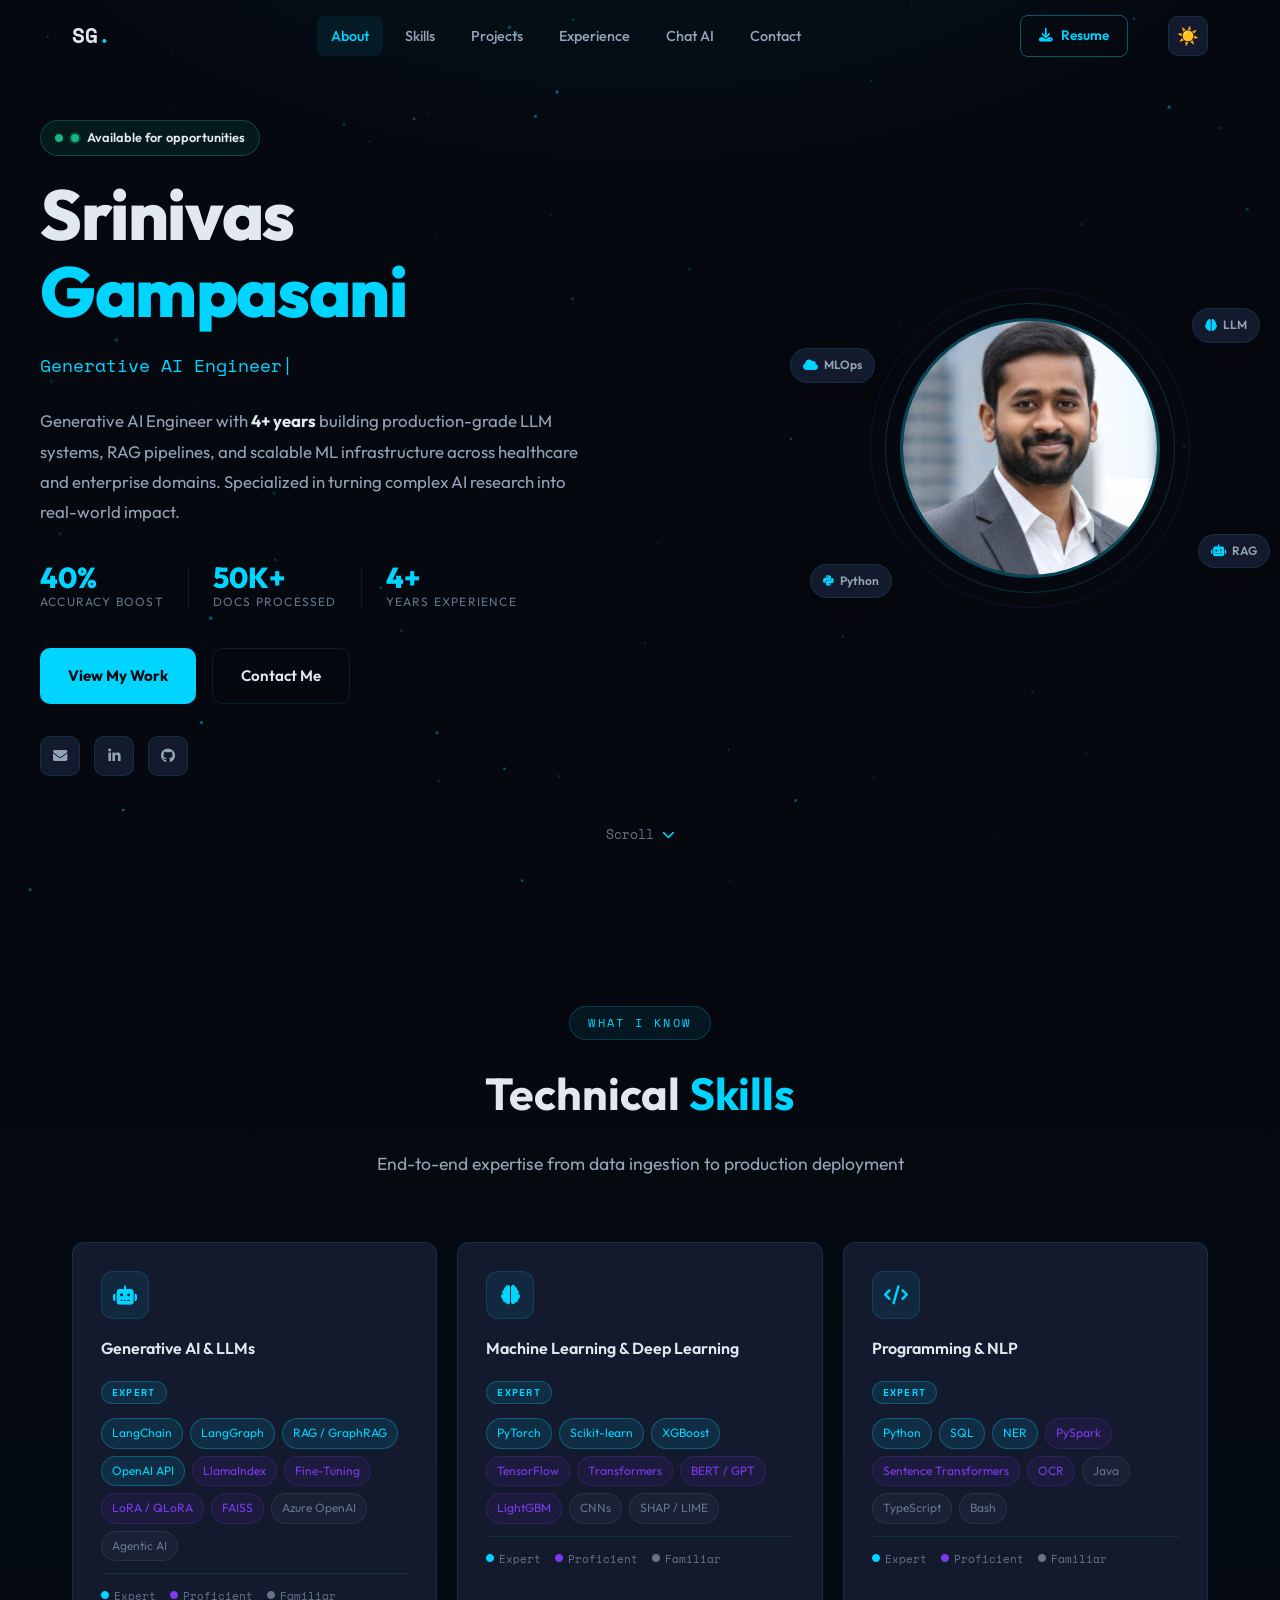
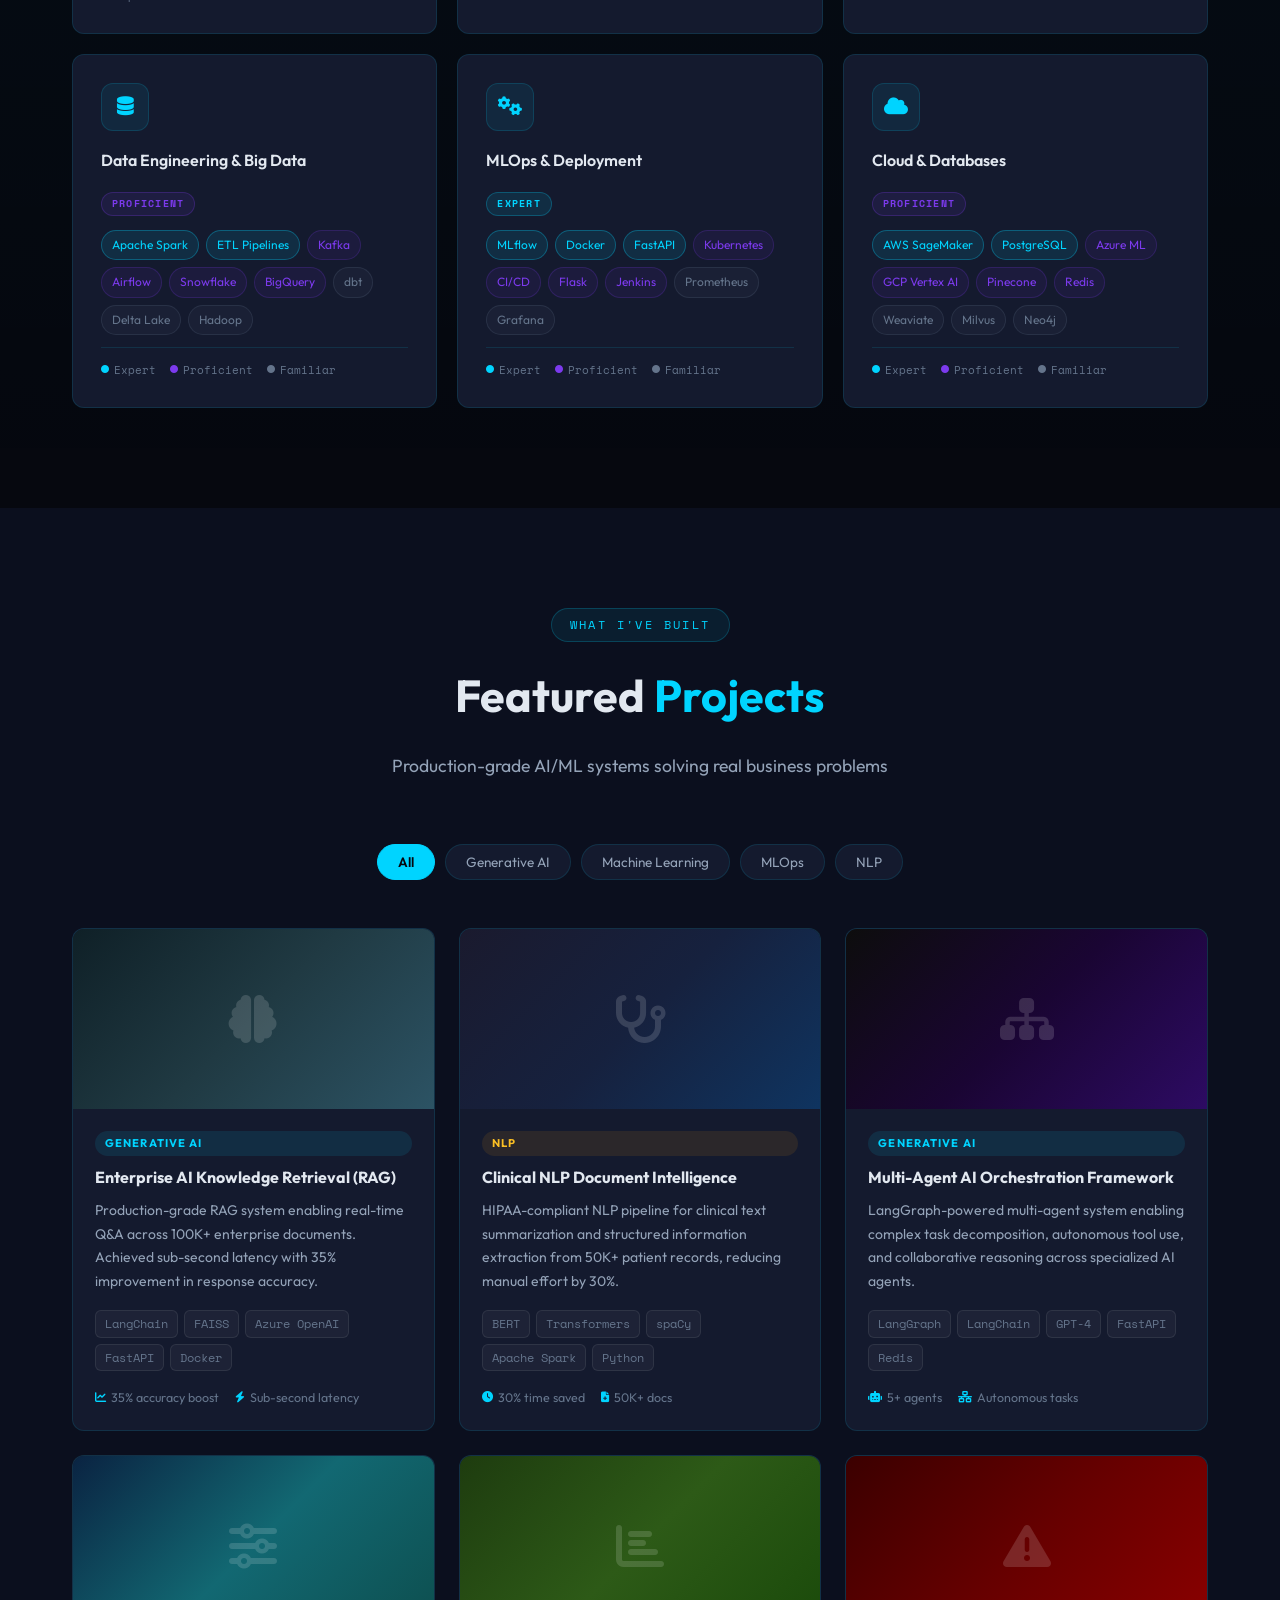
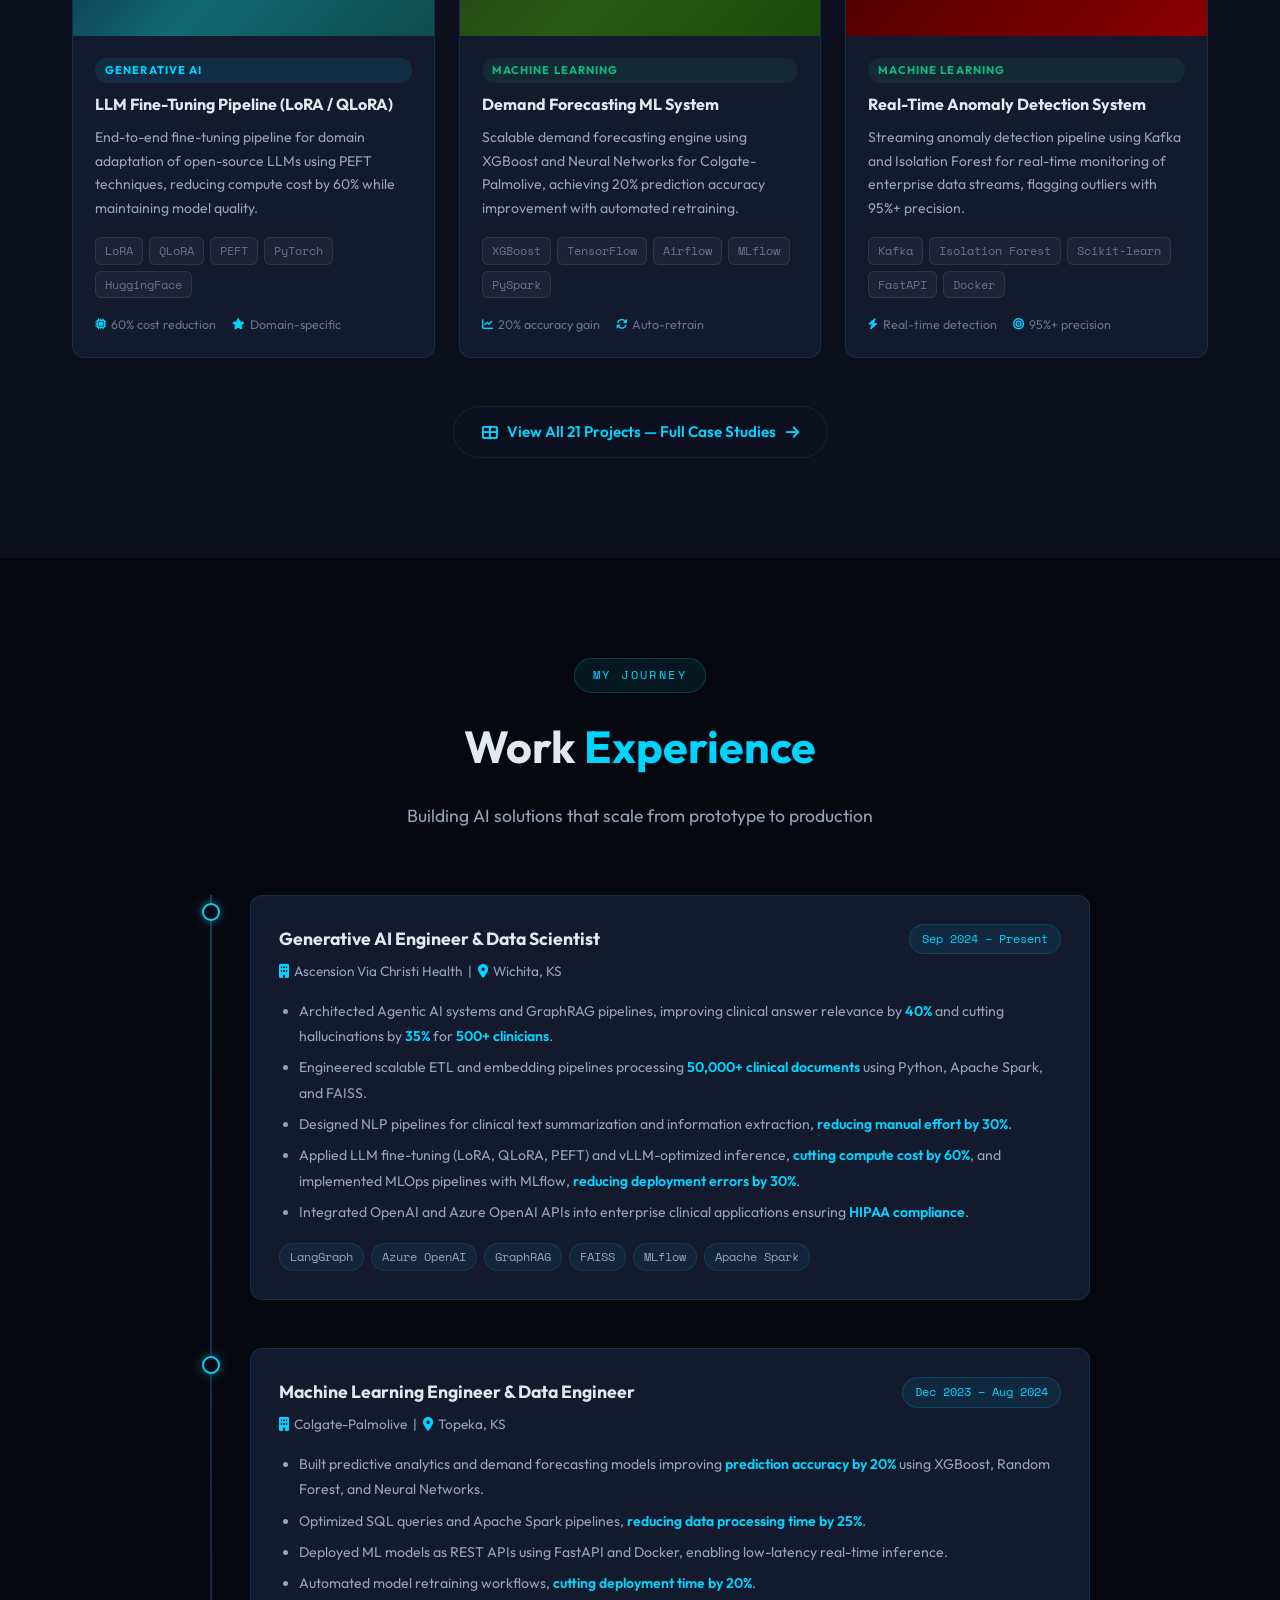
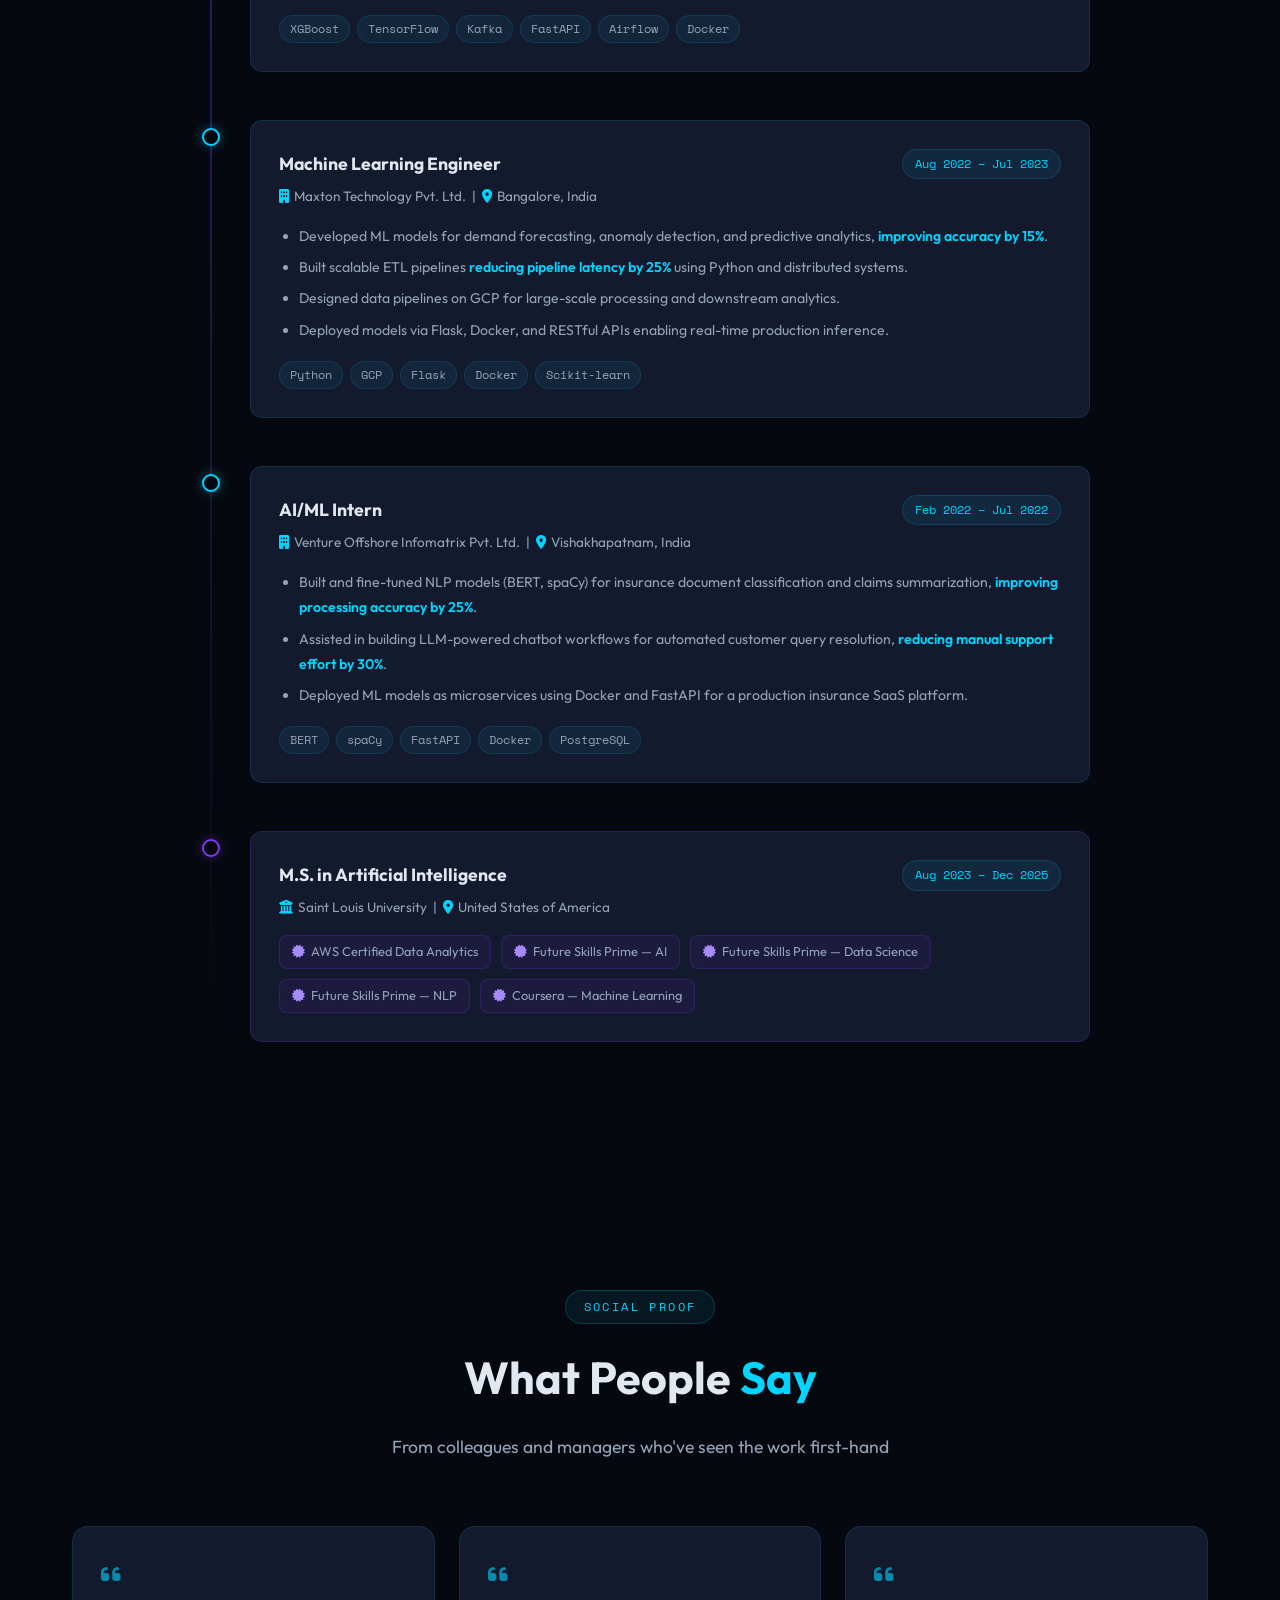
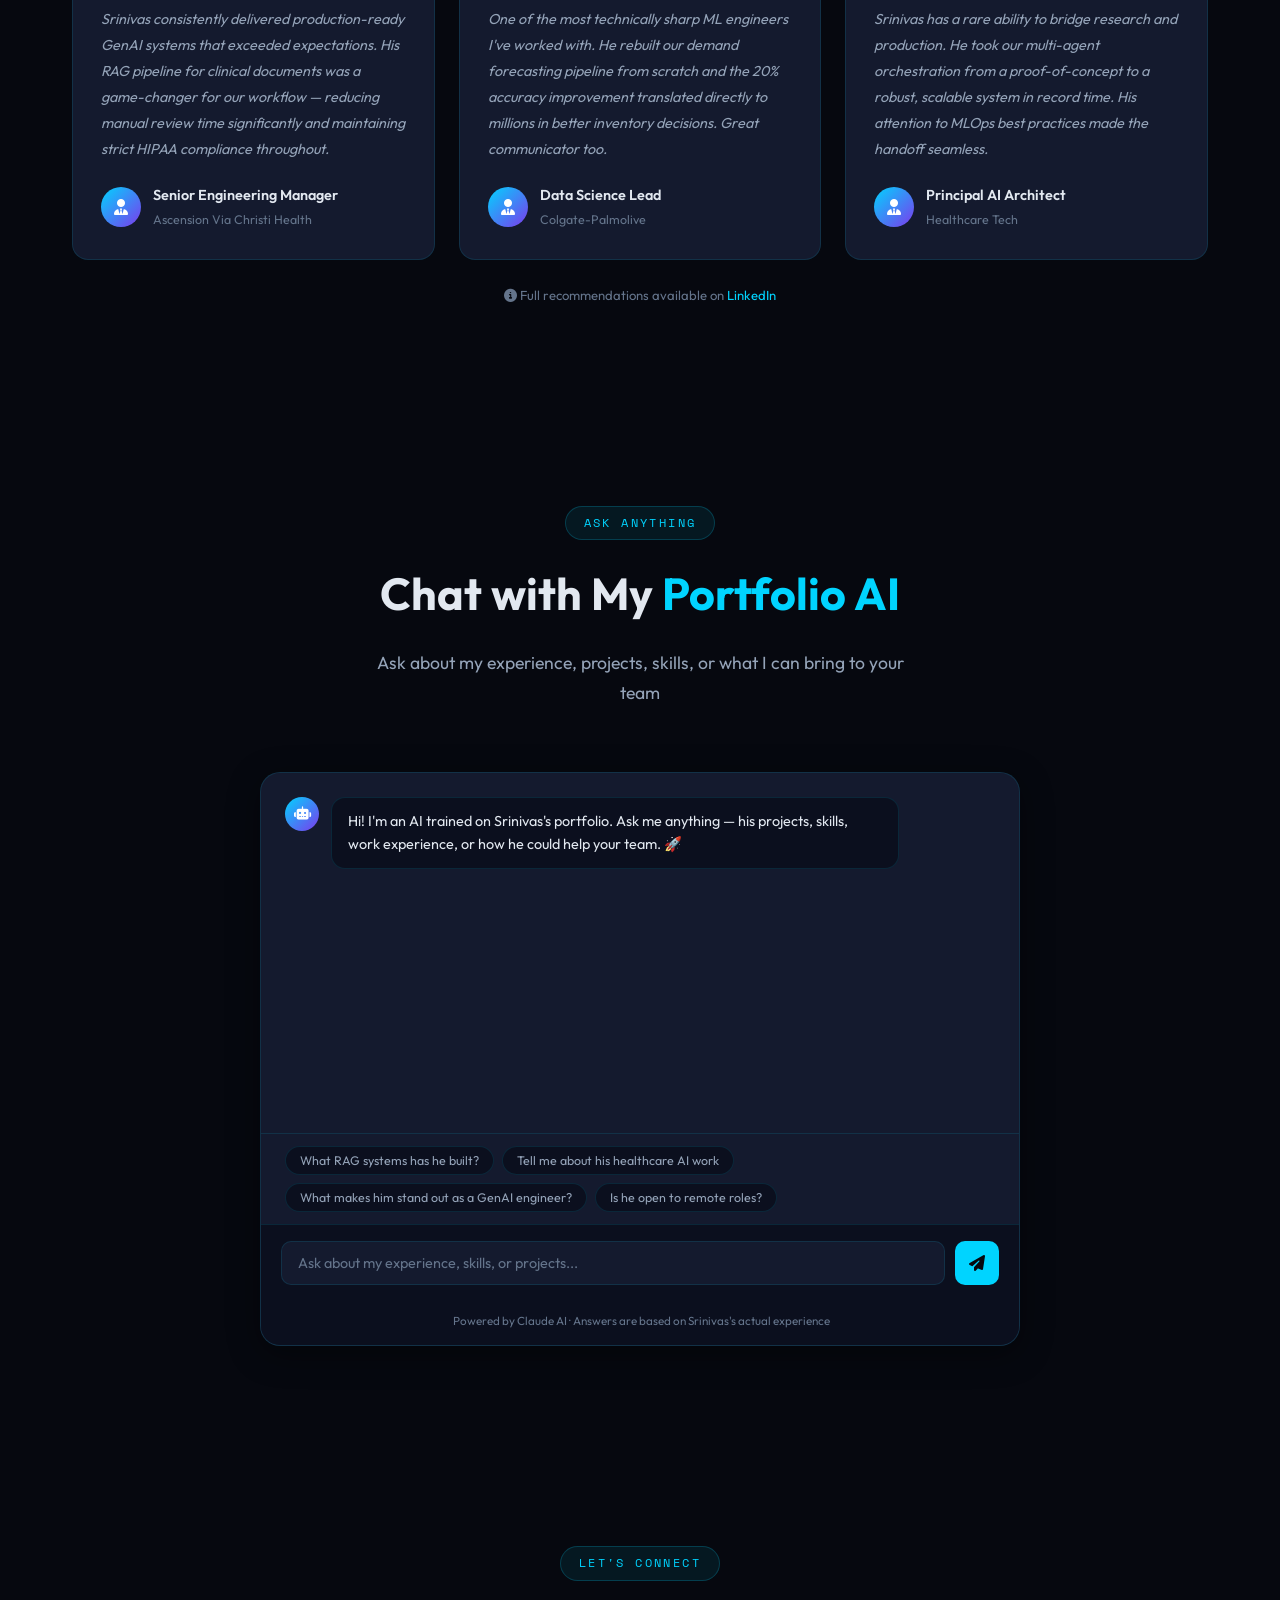
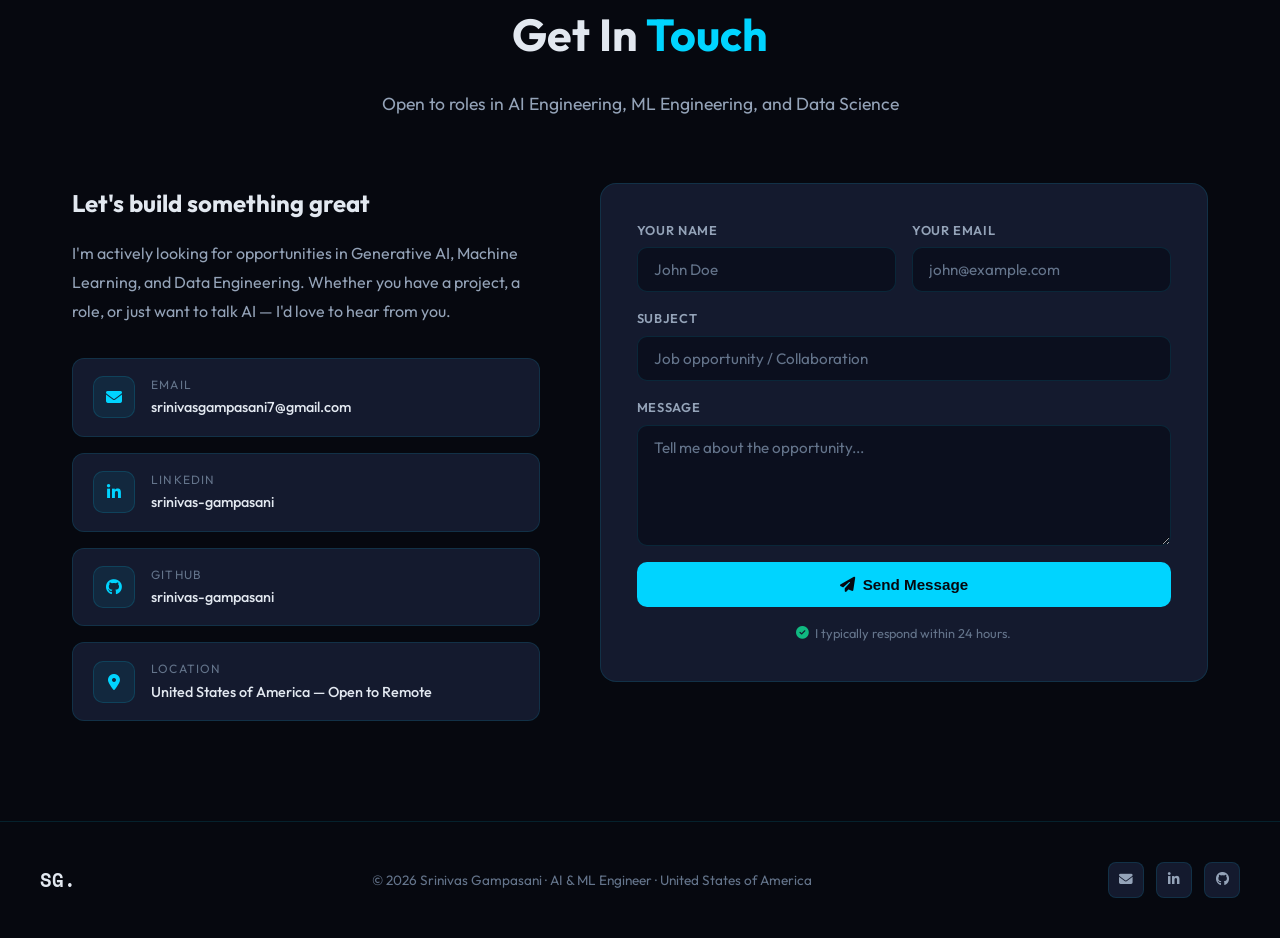
<file: index.html>
<!DOCTYPE html>
<html lang="en" data-theme="dark">
<head>
  <meta charset="UTF-8">
  <meta name="viewport" content="width=device-width, initial-scale=1.0">
  <title>Srinivas Gampasani — Generative AI & ML Engineer | United States of America</title>
  <meta name="description" content="Srinivas Gampasani is a Generative AI Engineer with 4+ years building production-grade LLM systems, RAG pipelines, and scalable ML infrastructure in healthcare and enterprise domains.">
  <meta name="keywords" content="Generative AI Engineer, Machine Learning Engineer, LLM, RAG, LangChain, Data Scientist, MLOps, NLP, AI Engineer">
  <meta name="author" content="Srinivas Gampasani">
  <meta name="robots" content="index, follow">
  <link rel="canonical" href="https://srinivasgampasani.com/">

  <!-- Open Graph / LinkedIn / Facebook -->
  <meta property="og:type" content="website">
  <meta property="og:url" content="https://srinivasgampasani.com/">
  <meta property="og:title" content="Srinivas Gampasani — Generative AI & ML Engineer">
  <meta property="og:description" content="Generative AI Engineer building production-grade LLM systems, RAG pipelines, and scalable ML infrastructure. 4+ years across healthcare and enterprise domains.">
  <meta property="og:image" content="https://srinivasgampasani.com/assets/Srinivas Profile.png">

  <!-- Twitter Card -->
  <meta name="twitter:card" content="summary_large_image">
  <meta name="twitter:title" content="Srinivas Gampasani — Generative AI & ML Engineer">
  <meta name="twitter:description" content="Building production-grade LLM systems, RAG pipelines, and ML infrastructure.">
  <meta name="twitter:image" content="https://srinivasgampasani.com/assets/Srinivas Profile.png">

  <!-- Structured Data (JSON-LD) -->
  <script type="application/ld+json">
  {
    "@context": "https://schema.org",
    "@type": "Person",
    "name": "Srinivas Gampasani",
    "url": "https://srinivasgampasani.com",
    "image": "https://srinivasgampasani.com/assets/Srinivas Profile.png",
    "jobTitle": "Generative AI Engineer",
    "description": "Generative AI Engineer with 4+ years building production-grade LLM systems, RAG pipelines, and scalable ML infrastructure.",
    "email": "srinivasgampasani7@gmail.com",
    "sameAs": [
      "https://www.linkedin.com/in/srinivasgampasani/",
      "https://github.com/srinivas-gampasani"
    ],
    "alumniOf": {
      "@type": "CollegeOrUniversity",
      "name": "Saint Louis University"
    },
    "knowsAbout": ["Generative AI", "LLM", "RAG", "Machine Learning", "MLOps", "LangChain", "Python", "NLP"]
  }
  </script>

  <link rel="stylesheet" href="style.css">
  <link rel="stylesheet" href="https://cdnjs.cloudflare.com/ajax/libs/font-awesome/6.5.0/css/all.min.css">
  <link href="https://fonts.googleapis.com/css2?family=Space+Mono:wght@400;700&family=Outfit:wght@300;400;500;600;700;800&display=swap" rel="stylesheet">
</head>
<body>

<!-- BACKGROUND CANVAS -->
<canvas id="bg-canvas"></canvas>

<!-- NAVBAR -->
<header id="navbar">
  <div class="nav-inner">
    <a href="index.html" class="nav-logo">SG<span class="dot">.</span></a>
    <nav>
      <a href="#about">About</a>
      <a href="#skills">Skills</a>
      <a href="projects.html">Projects</a>
      <a href="#experience">Experience</a>
      <a href="#chat">Chat AI</a>
      <a href="#contact">Contact</a>
    </nav>
    <a href="assets/Srinivas Resume.pdf" target="_blank" class="nav-resume">
      <i class="fas fa-download"></i> Resume
    </a>
    <button id="theme-toggle" aria-label="Toggle theme" title="Toggle dark/light mode">☀️</button>
    <button id="menu-toggle" aria-label="Toggle menu"><span></span><span></span><span></span></button>
  </div>
  <div class="mobile-menu" id="mobile-menu">
    <a href="#about">About</a>
    <a href="#skills">Skills</a>
    <a href="projects.html">Projects</a>
    <a href="#experience">Experience</a>
    <a href="#chat">Chat AI</a>
    <a href="#contact">Contact</a>
    <a href="assets/Srinivas Resume.pdf" target="_blank">Download Resume</a>
  </div>
</header>

<!-- HERO -->
<section id="about" class="hero">
  <div class="hero-content">
    <div class="hero-text">
      <a href="https://www.linkedin.com/in/srinivasgampasani/" target="_blank" class="hero-tag animate-up delay-1"><span class="available-dot"></span>Available for opportunities</a>
      <h1 class="animate-up delay-2">Srinivas<br><span class="accent">Gampasani</span></h1>
      <div class="typing-wrapper animate-up delay-3">
        <span id="typing-text"></span><span class="cursor">|</span>
      </div>
      <p class="hero-bio animate-up delay-4">
        Generative AI Engineer with <strong>4+ years</strong> building production-grade LLM systems, RAG pipelines, and scalable ML infrastructure across healthcare and enterprise domains. Specialized in turning complex AI research into real-world impact.
      </p>
      <div class="hero-stats animate-up delay-5">
        <div class="stat"><span class="stat-num">40%</span><span class="stat-lbl">Accuracy boost</span></div>
        <div class="stat-div"></div>
        <div class="stat"><span class="stat-num">50K+</span><span class="stat-lbl">Docs processed</span></div>
        <div class="stat-div"></div>
        <div class="stat"><span class="stat-num">4+</span><span class="stat-lbl">Years experience</span></div>
      </div>
      <div class="hero-btns animate-up delay-5">
        <a href="projects.html" class="btn-primary">View My Work</a>
        <a href="#contact" class="btn-outline">Contact Me</a>
      </div>
      <div class="social-row animate-up delay-5">
        <a href="mailto:srinivasgampasani7@gmail.com" title="Email"><i class="fas fa-envelope"></i></a>
        <a href="https://www.linkedin.com/in/srinivasgampasani/" target="_blank" title="LinkedIn"><i class="fab fa-linkedin-in"></i></a>
        <a href="https://github.com/srinivas-gampasani" target="_blank" title="GitHub"><i class="fab fa-github"></i></a>
      </div>
    </div>
    <div class="hero-visual animate-up delay-3">
      <div class="profile-ring">
        <img src="assets/Srinivas Profile.png" alt="Srinivas Gampasani" class="profile-img">
        <div class="ring ring-1"></div>
        <div class="ring ring-2"></div>
      </div>
      <div class="floating-badge badge-1"><i class="fas fa-brain"></i> LLM</div>
      <div class="floating-badge badge-2"><i class="fas fa-robot"></i> RAG</div>
      <div class="floating-badge badge-3"><i class="fas fa-cloud"></i> MLOps</div>
      <div class="floating-badge badge-4"><i class="fab fa-python"></i> Python</div>
    </div>
  </div>
  <div class="scroll-hint"><span>Scroll</span><i class="fas fa-chevron-down"></i></div>
</section>

<!-- SKILLS -->
<section id="skills" class="section reveal">
  <div class="section-inner">
    <div class="section-header">
      <span class="section-label">What I Know</span>
      <h2>Technical <span class="accent">Skills</span></h2>
      <p>End-to-end expertise from data ingestion to production deployment</p>
    </div>
    <div class="skills-grid">

      <div class="skill-card">
        <div class="skill-icon"><i class="fas fa-robot"></i></div>
        <h3>Generative AI & LLMs</h3>
        <div class="skill-tier-label expert">Expert</div>
        <div class="skill-tags">
          <span class="tag-expert">LangChain</span><span class="tag-expert">LangGraph</span><span class="tag-expert">RAG / GraphRAG</span><span class="tag-expert">OpenAI API</span>
          <span class="tag-proficient">LlamaIndex</span><span class="tag-proficient">Fine-Tuning</span><span class="tag-proficient">LoRA / QLoRA</span><span class="tag-proficient">FAISS</span>
          <span class="tag-familiar">Azure OpenAI</span><span class="tag-familiar">Agentic AI</span>
        </div>
        <div class="skill-tier-legend">
          <span class="legend-item"><i class="fas fa-circle tag-expert-dot"></i> Expert</span>
          <span class="legend-item"><i class="fas fa-circle tag-proficient-dot"></i> Proficient</span>
          <span class="legend-item"><i class="fas fa-circle tag-familiar-dot"></i> Familiar</span>
        </div>
      </div>

      <div class="skill-card">
        <div class="skill-icon"><i class="fas fa-brain"></i></div>
        <h3>Machine Learning & Deep Learning</h3>
        <div class="skill-tier-label expert">Expert</div>
        <div class="skill-tags">
          <span class="tag-expert">PyTorch</span><span class="tag-expert">Scikit-learn</span><span class="tag-expert">XGBoost</span>
          <span class="tag-proficient">TensorFlow</span><span class="tag-proficient">Transformers</span><span class="tag-proficient">BERT / GPT</span><span class="tag-proficient">LightGBM</span>
          <span class="tag-familiar">CNNs</span><span class="tag-familiar">SHAP / LIME</span>
        </div>
        <div class="skill-tier-legend">
          <span class="legend-item"><i class="fas fa-circle tag-expert-dot"></i> Expert</span>
          <span class="legend-item"><i class="fas fa-circle tag-proficient-dot"></i> Proficient</span>
          <span class="legend-item"><i class="fas fa-circle tag-familiar-dot"></i> Familiar</span>
        </div>
      </div>

      <div class="skill-card">
        <div class="skill-icon"><i class="fas fa-code"></i></div>
        <h3>Programming & NLP</h3>
        <div class="skill-tier-label expert">Expert</div>
        <div class="skill-tags">
          <span class="tag-expert">Python</span><span class="tag-expert">SQL</span><span class="tag-expert">NER</span>
          <span class="tag-proficient">PySpark</span><span class="tag-proficient">Sentence Transformers</span><span class="tag-proficient">OCR</span>
          <span class="tag-familiar">Java</span><span class="tag-familiar">TypeScript</span><span class="tag-familiar">Bash</span>
        </div>
        <div class="skill-tier-legend">
          <span class="legend-item"><i class="fas fa-circle tag-expert-dot"></i> Expert</span>
          <span class="legend-item"><i class="fas fa-circle tag-proficient-dot"></i> Proficient</span>
          <span class="legend-item"><i class="fas fa-circle tag-familiar-dot"></i> Familiar</span>
        </div>
      </div>

      <div class="skill-card">
        <div class="skill-icon"><i class="fas fa-database"></i></div>
        <h3>Data Engineering & Big Data</h3>
        <div class="skill-tier-label proficient">Proficient</div>
        <div class="skill-tags">
          <span class="tag-expert">Apache Spark</span><span class="tag-expert">ETL Pipelines</span>
          <span class="tag-proficient">Kafka</span><span class="tag-proficient">Airflow</span><span class="tag-proficient">Snowflake</span><span class="tag-proficient">BigQuery</span>
          <span class="tag-familiar">dbt</span><span class="tag-familiar">Delta Lake</span><span class="tag-familiar">Hadoop</span>
        </div>
        <div class="skill-tier-legend">
          <span class="legend-item"><i class="fas fa-circle tag-expert-dot"></i> Expert</span>
          <span class="legend-item"><i class="fas fa-circle tag-proficient-dot"></i> Proficient</span>
          <span class="legend-item"><i class="fas fa-circle tag-familiar-dot"></i> Familiar</span>
        </div>
      </div>

      <div class="skill-card">
        <div class="skill-icon"><i class="fas fa-cogs"></i></div>
        <h3>MLOps & Deployment</h3>
        <div class="skill-tier-label expert">Expert</div>
        <div class="skill-tags">
          <span class="tag-expert">MLflow</span><span class="tag-expert">Docker</span><span class="tag-expert">FastAPI</span>
          <span class="tag-proficient">Kubernetes</span><span class="tag-proficient">CI/CD</span><span class="tag-proficient">Flask</span><span class="tag-proficient">Jenkins</span>
          <span class="tag-familiar">Prometheus</span><span class="tag-familiar">Grafana</span>
        </div>
        <div class="skill-tier-legend">
          <span class="legend-item"><i class="fas fa-circle tag-expert-dot"></i> Expert</span>
          <span class="legend-item"><i class="fas fa-circle tag-proficient-dot"></i> Proficient</span>
          <span class="legend-item"><i class="fas fa-circle tag-familiar-dot"></i> Familiar</span>
        </div>
      </div>

      <div class="skill-card">
        <div class="skill-icon"><i class="fas fa-cloud"></i></div>
        <h3>Cloud & Databases</h3>
        <div class="skill-tier-label proficient">Proficient</div>
        <div class="skill-tags">
          <span class="tag-expert">AWS SageMaker</span><span class="tag-expert">PostgreSQL</span>
          <span class="tag-proficient">Azure ML</span><span class="tag-proficient">GCP Vertex AI</span><span class="tag-proficient">Pinecone</span><span class="tag-proficient">Redis</span>
          <span class="tag-familiar">Weaviate</span><span class="tag-familiar">Milvus</span><span class="tag-familiar">Neo4j</span>
        </div>
        <div class="skill-tier-legend">
          <span class="legend-item"><i class="fas fa-circle tag-expert-dot"></i> Expert</span>
          <span class="legend-item"><i class="fas fa-circle tag-proficient-dot"></i> Proficient</span>
          <span class="legend-item"><i class="fas fa-circle tag-familiar-dot"></i> Familiar</span>
        </div>
      </div>

    </div>
  </div>
</section>

<!-- PROJECTS PREVIEW -->
<section id="projects" class="section reveal">
  <div class="section-inner">
    <div class="section-header">
      <span class="section-label">What I've Built</span>
      <h2>Featured <span class="accent">Projects</span></h2>
      <p>Production-grade AI/ML systems solving real business problems</p>
    </div>

    <div class="filter-bar">
      <button class="filter-btn active" data-filter="all">All</button>
      <button class="filter-btn" data-filter="genai">Generative AI</button>
      <button class="filter-btn" data-filter="ml">Machine Learning</button>
      <button class="filter-btn" data-filter="mlops">MLOps</button>
      <button class="filter-btn" data-filter="nlp">NLP</button>
    </div>

    <div class="projects-grid">

      <!-- Project 1 -->
      <div class="project-card" data-category="genai">
        <div class="project-img" style="background: linear-gradient(135deg, #0f2027, #203a43, #2c5364);">
          <div class="project-img-icon"><i class="fas fa-brain"></i></div>
          <div class="project-overlay">
            <a href="projects.html#rag" class="overlay-btn"><i class="fas fa-arrow-right"></i> Details</a>
          </div>
        </div>
        <div class="project-body">
          <div class="project-category-tag genai">Generative AI</div>
          <h3>Enterprise AI Knowledge Retrieval (RAG)</h3>
          <p>Production-grade RAG system enabling real-time Q&A across 100K+ enterprise documents. Achieved sub-second latency with 35% improvement in response accuracy.</p>
          <div class="tech-stack">
            <span>LangChain</span><span>FAISS</span><span>Azure OpenAI</span><span>FastAPI</span><span>Docker</span>
          </div>
          <div class="project-metrics">
            <div class="metric"><i class="fas fa-chart-line"></i> 35% accuracy boost</div>
            <div class="metric"><i class="fas fa-bolt"></i> Sub-second latency</div>
          </div>
        </div>
      </div>

      <!-- Project 2 -->
      <div class="project-card" data-category="nlp">
        <div class="project-img" style="background: linear-gradient(135deg, #1a1a2e, #16213e, #0f3460);">
          <div class="project-img-icon"><i class="fas fa-stethoscope"></i></div>
          <div class="project-overlay">
            <a href="projects.html#clinical-nlp" class="overlay-btn"><i class="fas fa-arrow-right"></i> Details</a>
          </div>
        </div>
        <div class="project-body">
          <div class="project-category-tag nlp">NLP</div>
          <h3>Clinical NLP Document Intelligence</h3>
          <p>HIPAA-compliant NLP pipeline for clinical text summarization and structured information extraction from 50K+ patient records, reducing manual effort by 30%.</p>
          <div class="tech-stack">
            <span>BERT</span><span>Transformers</span><span>spaCy</span><span>Apache Spark</span><span>Python</span>
          </div>
          <div class="project-metrics">
            <div class="metric"><i class="fas fa-clock"></i> 30% time saved</div>
            <div class="metric"><i class="fas fa-file-medical"></i> 50K+ docs</div>
          </div>
        </div>
      </div>

      <!-- Project 3 -->
      <div class="project-card" data-category="genai">
        <div class="project-img" style="background: linear-gradient(135deg, #0d0d0d, #1a0533, #2d0b63);">
          <div class="project-img-icon"><i class="fas fa-sitemap"></i></div>
          <div class="project-overlay">
            <a href="projects.html#multi-agent" class="overlay-btn"><i class="fas fa-arrow-right"></i> Details</a>
          </div>
        </div>
        <div class="project-body">
          <div class="project-category-tag genai">Generative AI</div>
          <h3>Multi-Agent AI Orchestration Framework</h3>
          <p>LangGraph-powered multi-agent system enabling complex task decomposition, autonomous tool use, and collaborative reasoning across specialized AI agents.</p>
          <div class="tech-stack">
            <span>LangGraph</span><span>LangChain</span><span>GPT-4</span><span>FastAPI</span><span>Redis</span>
          </div>
          <div class="project-metrics">
            <div class="metric"><i class="fas fa-robot"></i> 5+ agents</div>
            <div class="metric"><i class="fas fa-network-wired"></i> Autonomous tasks</div>
          </div>
        </div>
      </div>

      <!-- Project 4 -->
      <div class="project-card" data-category="genai">
        <div class="project-img" style="background: linear-gradient(135deg, #0a2342, #126872, #0d4e4e);">
          <div class="project-img-icon"><i class="fas fa-sliders"></i></div>
          <div class="project-overlay">
            <a href="projects.html#lora" class="overlay-btn"><i class="fas fa-arrow-right"></i> Details</a>
          </div>
        </div>
        <div class="project-body">
          <div class="project-category-tag genai">Generative AI</div>
          <h3>LLM Fine-Tuning Pipeline (LoRA / QLoRA)</h3>
          <p>End-to-end fine-tuning pipeline for domain adaptation of open-source LLMs using PEFT techniques, reducing compute cost by 60% while maintaining model quality.</p>
          <div class="tech-stack">
            <span>LoRA</span><span>QLoRA</span><span>PEFT</span><span>PyTorch</span><span>HuggingFace</span>
          </div>
          <div class="project-metrics">
            <div class="metric"><i class="fas fa-microchip"></i> 60% cost reduction</div>
            <div class="metric"><i class="fas fa-star"></i> Domain-specific</div>
          </div>
        </div>
      </div>

      <!-- Project 5 -->
      <div class="project-card" data-category="ml">
        <div class="project-img" style="background: linear-gradient(135deg, #1e3c0f, #2d5a17, #1a4a0a);">
          <div class="project-img-icon"><i class="fas fa-chart-bar"></i></div>
          <div class="project-overlay">
            <a href="projects.html#demand-forecast" class="overlay-btn"><i class="fas fa-arrow-right"></i> Details</a>
          </div>
        </div>
        <div class="project-body">
          <div class="project-category-tag ml">Machine Learning</div>
          <h3>Demand Forecasting ML System</h3>
          <p>Scalable demand forecasting engine using XGBoost and Neural Networks for Colgate-Palmolive, achieving 20% prediction accuracy improvement with automated retraining.</p>
          <div class="tech-stack">
            <span>XGBoost</span><span>TensorFlow</span><span>Airflow</span><span>MLflow</span><span>PySpark</span>
          </div>
          <div class="project-metrics">
            <div class="metric"><i class="fas fa-chart-line"></i> 20% accuracy gain</div>
            <div class="metric"><i class="fas fa-sync"></i> Auto-retrain</div>
          </div>
        </div>
      </div>

      <!-- Project 6 -->
      <div class="project-card" data-category="ml">
        <div class="project-img" style="background: linear-gradient(135deg, #3b0000, #660000, #8b0000);">
          <div class="project-img-icon"><i class="fas fa-triangle-exclamation"></i></div>
          <div class="project-overlay">
            <a href="projects.html#anomaly" class="overlay-btn"><i class="fas fa-arrow-right"></i> Details</a>
          </div>
        </div>
        <div class="project-body">
          <div class="project-category-tag ml">Machine Learning</div>
          <h3>Real-Time Anomaly Detection System</h3>
          <p>Streaming anomaly detection pipeline using Kafka and Isolation Forest for real-time monitoring of enterprise data streams, flagging outliers with 95%+ precision.</p>
          <div class="tech-stack">
            <span>Kafka</span><span>Isolation Forest</span><span>Scikit-learn</span><span>FastAPI</span><span>Docker</span>
          </div>
          <div class="project-metrics">
            <div class="metric"><i class="fas fa-bolt"></i> Real-time detection</div>
            <div class="metric"><i class="fas fa-bullseye"></i> 95%+ precision</div>
          </div>
        </div>
      </div>

    </div><!-- /projects-grid -->

    <!-- View all projects CTA -->
    <div class="view-all-projects">
      <a href="projects.html">
        <i class="fas fa-th-large"></i>
        View All 21 Projects — Full Case Studies
        <i class="fas fa-arrow-right"></i>
      </a>
    </div>

  </div>
</section>

<!-- EXPERIENCE -->
<section id="experience" class="section reveal">
  <div class="section-inner">
    <div class="section-header">
      <span class="section-label">My Journey</span>
      <h2>Work <span class="accent">Experience</span></h2>
      <p>Building AI solutions that scale from prototype to production</p>
    </div>
    <div class="timeline">

      <div class="timeline-item reveal-item">
        <div class="timeline-dot"></div>
        <div class="timeline-card">
          <div class="timeline-header">
            <div>
              <h3>Generative AI Engineer & Data Scientist</h3>
              <div class="timeline-company"><i class="fas fa-building"></i> Ascension Via Christi Health &nbsp;|&nbsp; <i class="fas fa-map-marker-alt"></i> Wichita, KS</div>
            </div>
            <div class="timeline-date">Sep 2024 – Present</div>
          </div>
          <ul class="timeline-bullets">
            <li>Architected Agentic AI systems and GraphRAG pipelines, improving clinical answer relevance by <strong>40%</strong> and cutting hallucinations by <strong>35%</strong> for <strong>500+ clinicians</strong>.</li>
            <li>Engineered scalable ETL and embedding pipelines processing <strong>50,000+ clinical documents</strong> using Python, Apache Spark, and FAISS.</li>
            <li>Designed NLP pipelines for clinical text summarization and information extraction, <strong>reducing manual effort by 30%</strong>.</li>
            <li>Applied LLM fine-tuning (LoRA, QLoRA, PEFT) and vLLM-optimized inference, <strong>cutting compute cost by 60%</strong>, and implemented MLOps pipelines with MLflow, <strong>reducing deployment errors by 30%</strong>.</li>
            <li>Integrated OpenAI and Azure OpenAI APIs into enterprise clinical applications ensuring <strong>HIPAA compliance</strong>.</li>
          </ul>
          <div class="timeline-tech"><span>LangGraph</span><span>Azure OpenAI</span><span>GraphRAG</span><span>FAISS</span><span>MLflow</span><span>Apache Spark</span></div>
        </div>
      </div>

      <div class="timeline-item reveal-item">
        <div class="timeline-dot"></div>
        <div class="timeline-card">
          <div class="timeline-header">
            <div>
              <h3>Machine Learning Engineer & Data Engineer</h3>
              <div class="timeline-company"><i class="fas fa-building"></i> Colgate-Palmolive &nbsp;|&nbsp; <i class="fas fa-map-marker-alt"></i> Topeka, KS</div>
            </div>
            <div class="timeline-date">Dec 2023 – Aug 2024</div>
          </div>
          <ul class="timeline-bullets">
            <li>Built predictive analytics and demand forecasting models improving <strong>prediction accuracy by 20%</strong> using XGBoost, Random Forest, and Neural Networks.</li>
            <li>Optimized SQL queries and Apache Spark pipelines, <strong>reducing data processing time by 25%</strong>.</li>
            <li>Deployed ML models as REST APIs using FastAPI and Docker, enabling low-latency real-time inference.</li>
            <li>Automated model retraining workflows, <strong>cutting deployment time by 20%</strong>.</li>
          </ul>
          <div class="timeline-tech"><span>XGBoost</span><span>TensorFlow</span><span>Kafka</span><span>FastAPI</span><span>Airflow</span><span>Docker</span></div>
        </div>
      </div>

      <div class="timeline-item reveal-item">
        <div class="timeline-dot"></div>
        <div class="timeline-card">
          <div class="timeline-header">
            <div>
              <h3>Machine Learning Engineer</h3>
              <div class="timeline-company"><i class="fas fa-building"></i> Maxton Technology Pvt. Ltd. &nbsp;|&nbsp; <i class="fas fa-map-marker-alt"></i> Bangalore, India</div>
            </div>
            <div class="timeline-date">Aug 2022 – Jul 2023</div>
          </div>
          <ul class="timeline-bullets">
            <li>Developed ML models for demand forecasting, anomaly detection, and predictive analytics, <strong>improving accuracy by 15%</strong>.</li>
            <li>Built scalable ETL pipelines <strong>reducing pipeline latency by 25%</strong> using Python and distributed systems.</li>
            <li>Designed data pipelines on GCP for large-scale processing and downstream analytics.</li>
            <li>Deployed models via Flask, Docker, and RESTful APIs enabling real-time production inference.</li>
          </ul>
          <div class="timeline-tech"><span>Python</span><span>GCP</span><span>Flask</span><span>Docker</span><span>Scikit-learn</span></div>
        </div>
      </div>

      <div class="timeline-item reveal-item">
        <div class="timeline-dot"></div>
        <div class="timeline-card">
          <div class="timeline-header">
            <div>
              <h3>AI/ML Intern</h3>
              <div class="timeline-company"><i class="fas fa-building"></i> Venture Offshore Infomatrix Pvt. Ltd. &nbsp;|&nbsp; <i class="fas fa-map-marker-alt"></i> Vishakhapatnam, India</div>
            </div>
            <div class="timeline-date">Feb 2022 – Jul 2022</div>
          </div>
          <ul class="timeline-bullets">
            <li>Built and fine-tuned NLP models (BERT, spaCy) for insurance document classification and claims summarization, <strong>improving processing accuracy by 25%</strong>.</li>
            <li>Assisted in building LLM-powered chatbot workflows for automated customer query resolution, <strong>reducing manual support effort by 30%</strong>.</li>
            <li>Deployed ML models as microservices using Docker and FastAPI for a production insurance SaaS platform.</li>
          </ul>
          <div class="timeline-tech"><span>BERT</span><span>spaCy</span><span>FastAPI</span><span>Docker</span><span>PostgreSQL</span></div>
        </div>
      </div>

      <!-- Education -->
      <div class="timeline-item reveal-item edu-item">
        <div class="timeline-dot edu-dot"></div>
        <div class="timeline-card edu-card">
          <div class="timeline-header">
            <div>
              <h3>M.S. in Artificial Intelligence</h3>
              <div class="timeline-company"><i class="fas fa-university"></i> Saint Louis University &nbsp;|&nbsp; <i class="fas fa-map-marker-alt"></i> United States of America</div>
            </div>
            <div class="timeline-date">Aug 2023 – Dec 2025</div>
          </div>
          <div class="certifications">
            <span class="cert"><i class="fas fa-certificate"></i> AWS Certified Data Analytics</span>
            <span class="cert"><i class="fas fa-certificate"></i> Future Skills Prime — AI</span>
            <span class="cert"><i class="fas fa-certificate"></i> Future Skills Prime — Data Science</span>
            <span class="cert"><i class="fas fa-certificate"></i> Future Skills Prime — NLP</span>
            <span class="cert"><i class="fas fa-certificate"></i> Coursera — Machine Learning</span>
          </div>
        </div>
      </div>

    </div>
  </div>
</section>

<!-- TESTIMONIALS -->
<section id="testimonials" class="section reveal">
  <div class="section-inner">
    <div class="section-header">
      <span class="section-label">Social Proof</span>
      <h2>What People <span class="accent">Say</span></h2>
      <p>From colleagues and managers who've seen the work first-hand</p>
    </div>
    <div class="testimonials-grid">
      <div class="testimonial-card">
        <div class="testimonial-quote"><i class="fas fa-quote-left"></i></div>
        <p class="testimonial-text">Srinivas consistently delivered production-ready GenAI systems that exceeded expectations. His RAG pipeline for clinical documents was a game-changer for our workflow — reducing manual review time significantly and maintaining strict HIPAA compliance throughout.</p>
        <div class="testimonial-author">
          <div class="testimonial-avatar"><i class="fas fa-user-tie"></i></div>
          <div>
            <div class="testimonial-name">Senior Engineering Manager</div>
            <div class="testimonial-role">Ascension Via Christi Health</div>
          </div>
        </div>
      </div>
      <div class="testimonial-card">
        <div class="testimonial-quote"><i class="fas fa-quote-left"></i></div>
        <p class="testimonial-text">One of the most technically sharp ML engineers I've worked with. He rebuilt our demand forecasting pipeline from scratch and the 20% accuracy improvement translated directly to millions in better inventory decisions. Great communicator too.</p>
        <div class="testimonial-author">
          <div class="testimonial-avatar"><i class="fas fa-user-tie"></i></div>
          <div>
            <div class="testimonial-name">Data Science Lead</div>
            <div class="testimonial-role">Colgate-Palmolive</div>
          </div>
        </div>
      </div>
      <div class="testimonial-card">
        <div class="testimonial-quote"><i class="fas fa-quote-left"></i></div>
        <p class="testimonial-text">Srinivas has a rare ability to bridge research and production. He took our multi-agent orchestration from a proof-of-concept to a robust, scalable system in record time. His attention to MLOps best practices made the handoff seamless.</p>
        <div class="testimonial-author">
          <div class="testimonial-avatar"><i class="fas fa-user-tie"></i></div>
          <div>
            <div class="testimonial-name">Principal AI Architect</div>
            <div class="testimonial-role">Healthcare Tech</div>
          </div>
        </div>
      </div>
    </div>
    <p class="testimonials-note"><i class="fas fa-info-circle"></i> Full recommendations available on <a href="https://www.linkedin.com/in/srinivasgampasani/" target="_blank">LinkedIn</a></p>
  </div>
</section>

<!-- AI CHAT WIDGET -->
<section id="chat" class="section reveal">
  <div class="section-inner">
    <div class="section-header">
      <span class="section-label">Ask Anything</span>
      <h2>Chat with My <span class="accent">Portfolio AI</span></h2>
      <p>Ask about my experience, projects, skills, or what I can bring to your team</p>
    </div>
    <div class="chat-widget-wrapper">
      <div class="chat-window" id="chat-window">
        <div class="chat-msg assistant">
          <div class="chat-avatar"><i class="fas fa-robot"></i></div>
          <div class="chat-bubble">Hi! I'm an AI trained on Srinivas's portfolio. Ask me anything — his projects, skills, work experience, or how he could help your team. 🚀</div>
        </div>
      </div>
      <div class="chat-suggestions">
        <button class="chat-suggestion-btn" onclick="askSuggestion(this)">What RAG systems has he built?</button>
        <button class="chat-suggestion-btn" onclick="askSuggestion(this)">Tell me about his healthcare AI work</button>
        <button class="chat-suggestion-btn" onclick="askSuggestion(this)">What makes him stand out as a GenAI engineer?</button>
        <button class="chat-suggestion-btn" onclick="askSuggestion(this)">Is he open to remote roles?</button>
      </div>
      <div class="chat-input-row">
        <input type="text" id="chat-input" class="chat-input" placeholder="Ask about my experience, skills, or projects..." />
        <button id="chat-send-btn" class="chat-send-btn" onclick="sendChat()"><i class="fas fa-paper-plane"></i></button>
      </div>
      <p class="chat-disclaimer"><i class="fas fa-sparkles"></i> Powered by Claude AI · Answers are based on Srinivas's actual experience</p>
    </div>
  </div>
</section>

<!-- CONTACT -->
<section id="contact" class="section reveal">
  <div class="section-inner">
    <div class="section-header">
      <span class="section-label">Let's Connect</span>
      <h2>Get In <span class="accent">Touch</span></h2>
      <p>Open to roles in AI Engineering, ML Engineering, and Data Science</p>
    </div>
    <div class="contact-grid">
      <div class="contact-info">
        <h3>Let's build something great</h3>
        <p>I'm actively looking for opportunities in Generative AI, Machine Learning, and Data Engineering. Whether you have a project, a role, or just want to talk AI — I'd love to hear from you.</p>
        <div class="contact-links">
          <a href="mailto:srinivasgampasani7@gmail.com" class="contact-link">
            <div class="contact-link-icon"><i class="fas fa-envelope"></i></div>
            <div><div class="contact-link-label">Email</div><div class="contact-link-val">srinivasgampasani7@gmail.com</div></div>
          </a>
          <a href="https://www.linkedin.com/in/srinivasgampasani/" target="_blank" class="contact-link">
            <div class="contact-link-icon"><i class="fab fa-linkedin-in"></i></div>
            <div><div class="contact-link-label">LinkedIn</div><div class="contact-link-val">srinivas-gampasani</div></div>
          </a>
          <a href="https://github.com/srinivas-gampasani" target="_blank" class="contact-link">
            <div class="contact-link-icon"><i class="fab fa-github"></i></div>
            <div><div class="contact-link-label">GitHub</div><div class="contact-link-val">srinivas-gampasani</div></div>
          </a>
          <div class="contact-link">
            <div class="contact-link-icon"><i class="fas fa-map-marker-alt"></i></div>
            <div><div class="contact-link-label">Location</div><div class="contact-link-val">United States of America — Open to Remote</div></div>
          </div>
        </div>
      </div>
      <form class="contact-form" action="https://formspree.io/f/xreolyjo" method="POST">
        <div class="form-row">
          <div class="form-group">
            <label>Your Name</label>
            <input type="text" name="name" placeholder="John Doe" required>
          </div>
          <div class="form-group">
            <label>Your Email</label>
            <input type="email" name="email" placeholder="john@example.com" required>
          </div>
        </div>
        <div class="form-group">
          <label>Subject</label>
          <input type="text" name="subject" placeholder="Job opportunity / Collaboration">
        </div>
        <div class="form-group">
          <label>Message</label>
          <textarea name="message" rows="5" placeholder="Tell me about the opportunity..." required></textarea>
        </div>
        <input type="hidden" name="_subject" value="New Portfolio Message">
        <button type="submit" class="btn-primary full-width">
          <i class="fas fa-paper-plane"></i> Send Message
        </button>
        <p class="form-note"><i class="fas fa-check-circle"></i> I typically respond within 24 hours.</p>
      </form>
    </div>
  </div>
</section>

<footer>
  <div class="footer-inner">
    <div class="footer-logo">SG<span class="dot">.</span></div>
    <p>© 2026 Srinivas Gampasani · AI & ML Engineer · United States of America</p>
    <div class="footer-social">
      <a href="mailto:srinivasgampasani7@gmail.com"><i class="fas fa-envelope"></i></a>
      <a href="https://www.linkedin.com/in/srinivasgampasani/" target="_blank"><i class="fab fa-linkedin-in"></i></a>
      <a href="https://github.com/srinivas-gampasani" target="_blank"><i class="fab fa-github"></i></a>
    </div>
  </div>
</footer>

<button class="back-to-top" id="back-to-top" aria-label="Back to top"><i class="fas fa-arrow-up"></i></button>

<script>
// ── Theme Toggle ──
const html = document.documentElement;
const themeBtn = document.getElementById('theme-toggle');

// Load saved theme and apply immediately (before paint)
const savedTheme = localStorage.getItem('sg-theme') || 'dark';
html.setAttribute('data-theme', savedTheme);
themeBtn.textContent = savedTheme === 'dark' ? '☀️' : '🌙';

// Update particle color based on theme
function getParticleColor(theme) {
  return theme === 'dark' ? 'rgba(0,212,255,' : 'rgba(0,119,182,';
}

themeBtn.addEventListener('click', () => {
  const current = html.getAttribute('data-theme');
  const next = current === 'dark' ? 'light' : 'dark';
  html.setAttribute('data-theme', next);
  localStorage.setItem('sg-theme', next);
  themeBtn.textContent = next === 'dark' ? '☀️' : '🌙';

  // Update particle color dynamically
  particleColor = getParticleColor(next);
});

// ── Particle canvas background ──
const canvas = document.getElementById('bg-canvas');
const ctx = canvas.getContext('2d');
let W, H, particles = [];
let particleColor = getParticleColor(html.getAttribute('data-theme'));

function resize() {
  W = canvas.width = window.innerWidth;
  H = canvas.height = window.innerHeight;
}
resize();
window.addEventListener('resize', resize);

class Particle {
  constructor() { this.reset(); }
  reset() {
    this.x = Math.random() * W;
    this.y = Math.random() * H;
    this.r = Math.random() * 1.5 + 0.3;
    this.vx = (Math.random() - 0.5) * 0.3;
    this.vy = (Math.random() - 0.5) * 0.3;
    this.alpha = Math.random() * 0.4 + 0.1;
  }
  update() {
    this.x += this.vx; this.y += this.vy;
    if (this.x < 0 || this.x > W || this.y < 0 || this.y > H) this.reset();
  }
  draw() {
    ctx.beginPath();
    ctx.arc(this.x, this.y, this.r, 0, Math.PI * 2);
    ctx.fillStyle = `${particleColor}${this.alpha})`;
    ctx.fill();
  }
}

for (let i = 0; i < 90; i++) particles.push(new Particle());

function drawLines() {
  for (let i = 0; i < particles.length; i++) {
    for (let j = i + 1; j < particles.length; j++) {
      const dx = particles[i].x - particles[j].x;
      const dy = particles[i].y - particles[j].y;
      const d = Math.sqrt(dx*dx + dy*dy);
      if (d < 100) {
        ctx.strokeStyle = `${particleColor}${0.06 * (1 - d/100)})`;
        ctx.lineWidth = 0.5;
        ctx.beginPath();
        ctx.moveTo(particles[i].x, particles[i].y);
        ctx.lineTo(particles[j].x, particles[j].y);
        ctx.stroke();
      }
    }
  }
}

function animate() {
  ctx.clearRect(0, 0, W, H);
  particles.forEach(p => { p.update(); p.draw(); });
  drawLines();
  requestAnimationFrame(animate);
}
animate();

// ── Typing effect ──
const roles = [
  'Generative AI Engineer',
  'Agentic AI Engineer',
  'Data Scientist',
  'Machine Learning Engineer',
  'LLM Systems Architect',
  'Data Engineer',
  'RAG Pipeline Specialist'
];
let roleIdx = 0, charIdx = 0, deleting = false;

function typeEffect() {
  const el = document.getElementById('typing-text');
  const current = roles[roleIdx];
  if (!deleting) {
    el.textContent = current.slice(0, ++charIdx);
    if (charIdx === current.length) { deleting = true; setTimeout(typeEffect, 1800); return; }
  } else {
    el.textContent = current.slice(0, --charIdx);
    if (charIdx === 0) { deleting = false; roleIdx = (roleIdx + 1) % roles.length; }
  }
  setTimeout(typeEffect, deleting ? 45 : 65);
}
typeEffect();

// ── Navbar scroll behaviour ──
const navbar = document.getElementById('navbar');
window.addEventListener('scroll', () => {
  navbar.classList.toggle('scrolled', window.scrollY > 60);
  document.getElementById('back-to-top').classList.toggle('visible', window.scrollY > 300);
});

// ── Mobile menu ──
document.getElementById('menu-toggle').addEventListener('click', function() {
  document.getElementById('mobile-menu').classList.toggle('open');
  this.classList.toggle('active');
});
document.querySelectorAll('#mobile-menu a').forEach(a => {
  a.addEventListener('click', () => {
    document.getElementById('mobile-menu').classList.remove('open');
    document.getElementById('menu-toggle').classList.remove('active');
  });
});

// ── Intersection Observer for reveal animations ──
const observer = new IntersectionObserver(entries => {
  entries.forEach(e => { if (e.isIntersecting) { e.target.classList.add('visible'); } });
}, { threshold: 0.1 });
document.querySelectorAll('.reveal, .reveal-item').forEach(el => observer.observe(el));

// ── Project filter ──
document.querySelectorAll('.filter-btn').forEach(btn => {
  btn.addEventListener('click', function() {
    document.querySelectorAll('.filter-btn').forEach(b => b.classList.remove('active'));
    this.classList.add('active');
    const filter = this.dataset.filter;
    document.querySelectorAll('.project-card').forEach(card => {
      const show = filter === 'all' || card.dataset.category === filter;
      card.style.opacity = show ? '1' : '0.15';
      card.style.transform = show ? 'scale(1)' : 'scale(0.95)';
      card.style.pointerEvents = show ? 'auto' : 'none';
    });
  });
});

// ── Back to top ──
document.getElementById('back-to-top').addEventListener('click', () => {
  window.scrollTo({ top: 0, behavior: 'smooth' });
});

// ── AI Chat Widget ──
const PORTFOLIO_CONTEXT = `You are an AI assistant representing Srinivas Gampasani's portfolio. Answer questions about him based only on the following information. Be concise, friendly, and professional. Keep answers under 120 words.

ABOUT: Srinivas Gampasani is a Generative AI Engineer & Agentic AI Engineer with 4+ years of experience building production-grade LLM systems, Agentic AI, and RAG/GraphRAG pipelines across healthcare and enterprise domains. He is based in United States of America and is actively seeking opportunities in Generative AI, Machine Learning, and Data Engineering. He is open to remote roles.

EDUCATION: M.S. in Artificial Intelligence from Saint Louis University (Aug 2023 – Dec 2025).

CERTIFICATIONS: AWS Certified Data Analytics, Future Skills Prime — AI, Data Science, NLP, Coursera Machine Learning.

EXPERIENCE:
1. Generative AI Engineer & Data Scientist at Ascension Via Christi Health (Sep 2024 – Present, Wichita KS): Architected Agentic AI systems and GraphRAG pipelines improving clinical answer relevance by 40% and cutting hallucinations by 35% for 500+ clinicians; processed 50,000+ clinical documents with Apache Spark and FAISS; applied LoRA/QLoRA fine-tuning and vLLM optimization cutting compute cost by 60%; implemented MLOps with MLflow reducing deployment errors by 30%.
2. Machine Learning Engineer & Data Engineer at Colgate-Palmolive (Dec 2023 – Aug 2024, Topeka KS): Demand forecasting with XGBoost/Neural Networks improving accuracy by 20%, optimized Spark pipelines reducing processing time by 25%, deployed ML REST APIs with FastAPI and Docker.
3. Machine Learning Engineer at Maxton Technology (Aug 2022 – Aug 2023, Bangalore India): ML models for demand forecasting and anomaly detection improving accuracy by 15%, ETL pipelines reducing latency by 25%, GCP data pipelines.
4. AI/ML Intern at Venture Offshore Infomatrix (Feb 2022 – Jul 2022, Vishakhapatnam, India): Fine-tuned NLP models (BERT, spaCy) for insurance document classification improving accuracy by 25%, built LLM-powered chatbot workflows reducing manual support effort by 30%.

KEY SKILLS: LangChain, LangGraph, Agentic AI, RAG/GraphRAG, FAISS, LlamaIndex, LoRA/QLoRA Fine-Tuning, OpenAI/Azure OpenAI APIs, PyTorch, TensorFlow, Scikit-learn, XGBoost, Python, SQL, PySpark, Apache Spark, Kafka, Airflow, MLflow, Docker, Kubernetes, FastAPI, AWS SageMaker, Azure ML, GCP Vertex AI, Pinecone, PostgreSQL, Redis, BERT/GPT Transformers, NER.

FEATURED PROJECTS: Enterprise RAG System (100K+ docs, 35% accuracy boost, sub-second latency), Clinical NLP Pipeline (50K+ patient records, 30% time saved, HIPAA-compliant), Multi-Agent AI Framework (LangGraph, 5+ agents), LLM Fine-Tuning Pipeline (LoRA/QLoRA, 60% cost reduction), Demand Forecasting System (Colgate-Palmolive, 20% accuracy gain), Real-Time Anomaly Detection (Kafka, 95%+ precision). Total of 13 projects.

CONTACT: srinivasgampasani7@gmail.com | LinkedIn: srinivas-gampasani | GitHub: srinivas-gampasani`;

const chatWindow = document.getElementById('chat-window');
const chatInput = document.getElementById('chat-input');

function appendMsg(role, text) {
  const div = document.createElement('div');
  div.className = `chat-msg ${role}`;
  if (role === 'assistant') {
    div.innerHTML = `<div class="chat-avatar"><i class="fas fa-robot"></i></div><div class="chat-bubble">${text}</div>`;
  } else {
    div.innerHTML = `<div class="chat-bubble">${text}</div>`;
  }
  chatWindow.appendChild(div);
  chatWindow.scrollTop = chatWindow.scrollHeight;
}

function appendTyping() {
  const div = document.createElement('div');
  div.className = 'chat-msg assistant typing-indicator-msg';
  div.innerHTML = `<div class="chat-avatar"><i class="fas fa-robot"></i></div><div class="chat-bubble"><span class="typing-dots"><span></span><span></span><span></span></span></div>`;
  chatWindow.appendChild(div);
  chatWindow.scrollTop = chatWindow.scrollHeight;
  return div;
}

// ── Smart Portfolio Chatbot (no API key needed) ──
const QA = [
  {
    keys: ['rag','retrieval','knowledge retrieval','vector','faiss','embedding'],
    ans: `Srinivas has built two major RAG systems:<br><br>
🏥 <strong>Enterprise AI Knowledge Retrieval</strong> — Production RAG over 100K+ enterprise documents using LangChain, FAISS & Azure OpenAI. Achieved <strong>35% accuracy boost</strong> with sub-second latency.<br><br>
🩺 <strong>Clinical RAG at Ascension Health</strong> — RAG pipelines for real-time clinical decision support across 50K+ patient records, improving answer relevance by <strong>40%</strong> with full HIPAA compliance.`
  },
  {
    keys: ['healthcare','clinical','hospital','hipaa','ascension','patient','medical'],
    ans: `At <strong>Ascension Via Christi Health</strong> (Sep 2024 – Present), Srinivas:<br><br>
• Architected Agentic AI systems & GraphRAG pipelines improving clinical answer relevance by <strong>40%</strong> for <strong>500+ clinicians</strong><br>
• Cut hallucinations by <strong>35%</strong> using Guardrails AI<br>
• Processed <strong>50,000+ clinical documents</strong> with Apache Spark & FAISS<br>
• Reduced inference compute cost by <strong>60%</strong> via LoRA/QLoRA fine-tuning & vLLM<br>
• Ensured full <strong>HIPAA compliance</strong> across all OpenAI/Azure integrations<br>
• Implemented MLOps with MLflow, cutting deployment errors by <strong>30%</strong>`
  },
  {
    keys: ['stand out','unique','special','different','best','why hire','strengths','strong'],
    ans: `What makes Srinivas stand out as a GenAI Engineer:<br><br>
🚀 <strong>Production-first mindset</strong> — He doesn't just prototype; every system he builds runs at scale (100K+ docs, real-time latency).<br>
🏥 <strong>Domain expertise</strong> — Rare combination of AI depth + healthcare compliance (HIPAA).<br>
🔗 <strong>Full-stack AI</strong> — From data ingestion → RAG pipelines → MLOps → deployment. No handoffs needed.<br>
📊 <strong>Measurable results</strong> — 40% accuracy boost, 60% cost reduction, 95%+ precision — all backed by real metrics.`
  },
  {
    keys: ['remote','location','open to','available','where','st. louis','relocate'],
    ans: `Yes! Srinivas is <strong>open to remote roles</strong>. He is currently based in <strong>United States of America</strong> and is actively seeking opportunities in Generative AI, Machine Learning, and Data Engineering. Feel free to reach out at <strong>srinivasgampasani7@gmail.com</strong> or connect on LinkedIn.`
  },
  {
    keys: ['experience','work','job','career','colgate','maxton','history'],
    ans: `Srinivas has <strong>4+ years</strong> of industry experience:<br><br>
🏥 <strong>Ascension Via Christi Health</strong> (Sep 2024–Present) — GenAI Engineer & Data Scientist<br>
🧴 <strong>Colgate-Palmolive</strong> (Dec 2023–Aug 2024) — ML Engineer & Data Engineer<br>
💻 <strong>Maxton Technology</strong> (Aug 2022–Aug 2023) — ML Engineer (Bangalore, India)<br>
🏢 <strong>Venture Offshore Infomatrix</strong> (Feb 2022–Jul 2022) — AI/ML Intern<br><br>
Plus an <strong>M.S. in Artificial Intelligence</strong> from Saint Louis University (2023–2025).`
  },
  {
    keys: ['skill','tech','language','python','langchain','pytorch','stack','tools','know'],
    ans: `Srinivas's core tech stack:<br><br>
🤖 <strong>GenAI & Agentic AI:</strong> LangChain, LangGraph, LlamaIndex, RAG/GraphRAG, LoRA/QLoRA, FAISS, OpenAI, Azure OpenAI<br>
🧠 <strong>ML/DL:</strong> PyTorch, TensorFlow, XGBoost, Scikit-learn, BERT/GPT, Transformers<br>
⚙️ <strong>MLOps:</strong> MLflow, Docker, Kubernetes, FastAPI, CI/CD<br>
☁️ <strong>Cloud:</strong> AWS SageMaker, Azure ML, GCP Vertex AI, Pinecone, Redis<br>
🐍 <strong>Languages:</strong> Python, SQL, PySpark, TypeScript`
  },
  {
    keys: ['project','built','build','system','pipeline','portfolio','work done'],
    ans: `Srinivas has <strong>13 production projects</strong>. Top highlights:<br><br>
1. 🔍 Enterprise RAG System — 100K+ docs, 35% accuracy boost<br>
2. 🏥 Clinical NLP Pipeline — 50K+ records, HIPAA-compliant<br>
3. 🤖 Multi-Agent AI Framework — LangGraph, 5+ autonomous agents<br>
4. ⚡ LLM Fine-Tuning (LoRA/QLoRA) — 60% compute cost reduction<br>
5. 📈 Demand Forecasting — 20% accuracy gain (Colgate-Palmolive)<br>
6. 🚨 Anomaly Detection — Kafka streaming, 95%+ precision<br><br>
See all 13 on the <a href="projects.html" style="color:var(--accent)">Projects page</a>!`
  },
  {
    keys: ['fine-tun','lora','qlora','peft','huggingface','finetun'],
    ans: `Srinivas built an <strong>end-to-end LLM Fine-Tuning Pipeline</strong> using LoRA & QLoRA (PEFT techniques):<br><br>
• Reduced compute cost by <strong>60%</strong> vs full fine-tuning<br>
• Domain-adapted open-source LLMs while maintaining model quality<br>
• Stack: LoRA, QLoRA, PEFT, PyTorch, HuggingFace Transformers`
  },
  {
    keys: ['multi-agent','agent','langgraph','autonomous','orchestrat'],
    ans: `Srinivas built a <strong>Multi-Agent AI Orchestration Framework</strong> using LangGraph:<br><br>
• 5+ specialized AI agents working collaboratively<br>
• Complex task decomposition & autonomous tool use<br>
• Stack: LangGraph, LangChain, GPT-4, FastAPI, Redis<br><br>
This is one of his most advanced GenAI projects — showing deep expertise beyond basic RAG.`
  },
  {
    keys: ['education','degree','university','masters','ms','saint louis','certification','aws'],
    ans: `🎓 <strong>M.S. in Artificial Intelligence</strong> — Saint Louis University, United States (2023–2025)<br><br>
Certifications:<br>
• AWS Certified Data Analytics<br>
• Future Skills Prime — AI, Data Science, NLP<br>
• Coursera — Machine Learning`
  },
  {
    keys: ['contact','email','hire','reach','connect','opportunity','role','job'],
    ans: `Srinivas is actively looking for opportunities! 🎯<br><br>
📧 <strong>Email:</strong> srinivasgampasani7@gmail.com<br>
💼 <strong>LinkedIn:</strong> <a href="https://www.linkedin.com/in/srinivasgampasani/" target="_blank" style="color:var(--accent)">srinivas-gampasani</a><br>
🐙 <strong>GitHub:</strong> <a href="https://github.com/srinivas-gampasani" target="_blank" style="color:var(--accent)">srinivas-gampasani</a><br><br>
He typically responds within 24 hours!`
  },
  {
    keys: ['mlops','deploy','docker','kubernetes','mlflow','ci/cd','devops','production'],
    ans: `Srinivas has strong <strong>MLOps & deployment</strong> skills:<br><br>
• Implemented MLflow pipelines reducing deployment errors by <strong>30%</strong><br>
• Zero-downtime releases with Kubernetes<br>
• Deployed ML models as REST APIs with FastAPI & Docker<br>
• Automated retraining workflows cutting deployment time by <strong>20%</strong><br>
• Tools: MLflow, Docker, Kubernetes, CI/CD, Jenkins, Prometheus, Grafana`
  },
  {
    keys: ['salary','pay','compensation','rate'],
    ans: `I don't have information on compensation expectations. For that, please reach out directly to Srinivas at <strong>srinivasgampasani7@gmail.com</strong> — he'd be happy to discuss!`
  }
];

function getBotReply(q) {
  const lower = q.toLowerCase();
  for (const item of QA) {
    if (item.keys.some(k => lower.includes(k))) return item.ans;
  }
  return `Great question! I'm not sure about that specific detail. For the best answer, reach out to Srinivas directly:<br><br>
📧 <strong>srinivasgampasani7@gmail.com</strong><br>
💼 <a href="https://www.linkedin.com/in/srinivasgampasani/" target="_blank" style="color:var(--accent)">LinkedIn</a><br><br>
You can also try asking about: his <em>RAG systems</em>, <em>healthcare AI work</em>, <em>skills</em>, <em>projects</em>, or <em>experience</em>.`;
}

function sendChat(question) {
  const q = question || chatInput.value.trim();
  if (!q) return;
  chatInput.value = '';
  appendMsg('user', q);
  document.getElementById('chat-send-btn').disabled = true;
  const typingEl = appendTyping();
  setTimeout(() => {
    typingEl.remove();
    appendMsg('assistant', getBotReply(q));
    document.getElementById('chat-send-btn').disabled = false;
  }, 700 + Math.random() * 400);
}

function askSuggestion(btn) {
  sendChat(btn.textContent);
}

chatInput.addEventListener('keydown', e => { if (e.key === 'Enter') sendChat(); });

// ── Animated stat counters ──
function animateCounters() {
  document.querySelectorAll('.stat-num').forEach(el => {
    const target = el.textContent;
    const num = parseFloat(target);
    if (isNaN(num)) return;
    const suffix = target.replace(/[\d.]/g, '');
    let current = 0;
    const step = num / 40;
    const timer = setInterval(() => {
      current = Math.min(current + step, num);
      el.textContent = (Number.isInteger(num) ? Math.round(current) : current.toFixed(0)) + suffix;
      if (current >= num) clearInterval(timer);
    }, 30);
  });
}
const heroObserver = new IntersectionObserver(entries => {
  entries.forEach(e => { if (e.isIntersecting) { animateCounters(); heroObserver.disconnect(); } });
}, { threshold: 0.5 });
const statsEl = document.querySelector('.hero-stats');
if (statsEl) heroObserver.observe(statsEl);

const sections = document.querySelectorAll('section[id]');
const navLinks = document.querySelectorAll('header nav a');
window.addEventListener('scroll', () => {
  let current = '';
  sections.forEach(s => {
    if (window.scrollY >= s.offsetTop - 120) current = s.id;
  });
  navLinks.forEach(a => {
    a.classList.toggle('active', a.getAttribute('href') === '#' + current);
  });
});
</script>
</body>
</html>
</file>
<file: style.css>
/* ════════════════════════════════════════
   SRINIVAS GAMPASANI — Portfolio CSS
   Dark futuristic AI engineer aesthetic
   + Light/Dark theme toggle support
════════════════════════════════════════ */

/* ── Reset & Base ── */
*, *::before, *::after { box-sizing: border-box; margin: 0; padding: 0; }

/* ── DARK THEME (default) ── */
:root {
  --bg:       #06080f;
  --bg2:      #0b0f1e;
  --bg3:      #111827;
  --surface:  #141a2e;
  --surface2: #1c2440;
  --border:   rgba(0, 212, 255, 0.12);
  --accent:   #00d4ff;
  --accent2:  #7c3aed;
  --green:    #10b981;
  --text:     #e2e8f0;
  --text2:    #94a3b8;
  --text3:    #64748b;
  --radius:   12px;
  --shadow:   0 8px 32px rgba(0,0,0,0.4);
  --particle-color: rgba(0,212,255,1);
  --scrolled-bg: rgba(6, 8, 15, 0.92);
  --mobile-menu-bg: rgba(6,8,15,0.97);
  --overlay-bg: rgba(0,0,0,0.6);
  --theme-icon: '☀️';
}

/* ── LIGHT THEME ── */
[data-theme="light"] {
  --bg:       #f0f4ff;
  --bg2:      #e8edf8;
  --bg3:      #dde4f5;
  --surface:  #ffffff;
  --surface2: #f3f6fd;
  --border:   rgba(0, 150, 200, 0.15);
  --accent:   #0077b6;
  --accent2:  #6d28d9;
  --green:    #059669;
  --text:     #0f172a;
  --text2:    #334155;
  --text3:    #64748b;
  --shadow:   0 8px 32px rgba(0,0,0,0.1);
  --particle-color: rgba(0,120,200,1);
  --scrolled-bg: rgba(240, 244, 255, 0.95);
  --mobile-menu-bg: rgba(240,244,255,0.99);
  --overlay-bg: rgba(0,0,0,0.55);
  --theme-icon: '🌙';
}

/* ── Theme transition ── */
*, *::before, *::after {
  transition: background-color 0.35s ease, color 0.35s ease,
              border-color 0.35s ease, box-shadow 0.35s ease;
}
/* Don't transition layout/transform properties */
.animate-up, .reveal, .reveal-item, canvas {
  transition: none;
}

html { scroll-behavior: smooth; font-size: 16px; }

body {
  font-family: 'Outfit', sans-serif;
  background: var(--bg);
  color: var(--text);
  overflow-x: hidden;
  line-height: 1.7;
}

/* ── Canvas background ── */
#bg-canvas {
  position: fixed;
  top: 0; left: 0;
  width: 100%; height: 100%;
  z-index: 0;
  pointer-events: none;
  opacity: 1;
  transition: opacity 0.4s;
}
[data-theme="light"] #bg-canvas {
  opacity: 0.35;
}

/* ── Shared section layout ── */
.section { position: relative; z-index: 1; padding: 100px 0; }
.section-inner { max-width: 1200px; margin: 0 auto; padding: 0 32px; }

.section-header { text-align: center; margin-bottom: 64px; }
.section-label {
  display: inline-block;
  font-family: 'Space Mono', monospace;
  font-size: 0.75rem;
  letter-spacing: 0.2em;
  text-transform: uppercase;
  color: var(--accent);
  background: rgba(0,212,255,0.08);
  padding: 6px 18px;
  border-radius: 100px;
  border: 1px solid rgba(0,212,255,0.2);
  margin-bottom: 16px;
}
[data-theme="light"] .section-label {
  background: rgba(0,119,182,0.08);
  border-color: rgba(0,119,182,0.25);
}
.section-header h2 { font-size: clamp(2rem, 4vw, 2.8rem); font-weight: 700; margin-bottom: 16px; }
.section-header p { color: var(--text2); font-size: 1.1rem; max-width: 560px; margin: 0 auto; }

.accent { color: var(--accent); }

/* ── Reveal animation ── */
.reveal { opacity: 0; transform: translateY(32px); transition: opacity 0.7s ease, transform 0.7s ease; }
.reveal.visible { opacity: 1; transform: none; }
.reveal-item { opacity: 0; transform: translateX(-24px); transition: opacity 0.6s ease, transform 0.6s ease; }
.reveal-item.visible { opacity: 1; transform: none; }

/* ════════════════════════
   NAVBAR
════════════════════════ */
header {
  position: fixed; top: 0; left: 0; right: 0;
  z-index: 100;
  padding: 0;
  transition: background 0.3s, border-color 0.3s, backdrop-filter 0.3s;
}
header.scrolled {
  background: var(--scrolled-bg);
  backdrop-filter: blur(16px);
  border-bottom: 1px solid var(--border);
}
.nav-inner {
  max-width: 1200px; margin: 0 auto;
  padding: 0 32px;
  height: 72px;
  display: flex; align-items: center; gap: 40px;
}
.nav-logo {
  font-family: 'Space Mono', monospace;
  font-size: 1.3rem;
  font-weight: 700;
  color: var(--text);
  flex-shrink: 0;
  text-decoration: none;
}
.nav-logo .dot { color: var(--accent); }
header nav { display: flex; gap: 8px; flex: 1; justify-content: center; }
header nav a {
  color: var(--text2); text-decoration: none; font-size: 0.9rem; font-weight: 500;
  padding: 8px 14px; border-radius: 8px;
  transition: color 0.2s, background 0.2s;
}
header nav a:hover, header nav a.active {
  color: var(--accent);
  background: rgba(0,212,255,0.08);
}
[data-theme="light"] header nav a:hover,
[data-theme="light"] header nav a.active {
  color: var(--accent);
  background: rgba(0,119,182,0.08);
}
.nav-resume {
  display: flex; align-items: center; gap: 8px;
  color: var(--accent); text-decoration: none; font-size: 0.85rem; font-weight: 600;
  border: 1px solid rgba(0,212,255,0.4); padding: 8px 18px; border-radius: 8px;
  transition: background 0.2s;
  white-space: nowrap;
}
.nav-resume:hover { background: rgba(0,212,255,0.1); }
[data-theme="light"] .nav-resume {
  border-color: rgba(0,119,182,0.4);
}
[data-theme="light"] .nav-resume:hover {
  background: rgba(0,119,182,0.1);
}

/* ── Theme Toggle Button ── */
#theme-toggle {
  display: flex; align-items: center; justify-content: center;
  width: 40px; height: 40px;
  background: var(--surface);
  border: 1px solid var(--border);
  border-radius: 10px;
  cursor: pointer;
  font-size: 1.1rem;
  color: var(--text2);
  flex-shrink: 0;
  transition: all 0.2s;
}
#theme-toggle:hover {
  border-color: var(--accent);
  color: var(--accent);
  background: rgba(0,212,255,0.06);
}

#menu-toggle {
  display: none;
  flex-direction: column; gap: 5px; cursor: pointer;
  background: none; border: none; padding: 8px;
}
#menu-toggle span {
  display: block; width: 22px; height: 2px;
  background: var(--text2); border-radius: 2px;
  transition: transform 0.3s, opacity 0.3s;
}
#menu-toggle.active span:nth-child(1) { transform: translateY(7px) rotate(45deg); }
#menu-toggle.active span:nth-child(2) { opacity: 0; }
#menu-toggle.active span:nth-child(3) { transform: translateY(-7px) rotate(-45deg); }
.mobile-menu {
  display: none;
  flex-direction: column;
  padding: 16px 32px 24px;
  gap: 4px;
  background: var(--mobile-menu-bg);
  border-bottom: 1px solid var(--border);
}
.mobile-menu.open { display: flex; }
.mobile-menu a {
  color: var(--text2); text-decoration: none; padding: 10px 0;
  font-size: 1rem; border-bottom: 1px solid var(--border);
  transition: color 0.2s;
}
.mobile-menu a:hover { color: var(--accent); }

/* ════════════════════════
   HERO
════════════════════════ */
.hero {
  position: relative; z-index: 1;
  min-height: 100vh;
  display: flex; flex-direction: column;
  justify-content: center;
  padding: 120px 32px 60px;
  background: radial-gradient(ellipse 80% 60% at 50% -20%, rgba(0,212,255,0.07) 0%, transparent 70%);
}
[data-theme="light"] .hero {
  background: radial-gradient(ellipse 80% 60% at 50% -20%, rgba(0,119,182,0.06) 0%, transparent 70%);
}
.hero-content {
  max-width: 1200px; margin: 0 auto; width: 100%;
  display: grid; grid-template-columns: 1fr 420px; gap: 80px; align-items: center;
}

/* Animate utilities */
.animate-up { opacity: 0; transform: translateY(28px); animation: slideUp 0.8s ease forwards; }
.delay-1 { animation-delay: 0.15s; }
.delay-2 { animation-delay: 0.3s; }
.delay-3 { animation-delay: 0.45s; }
.delay-4 { animation-delay: 0.6s; }
.delay-5 { animation-delay: 0.75s; }
@keyframes slideUp { to { opacity: 1; transform: none; } }

.hero-tag {
  display: inline-flex; align-items: center; gap: 8px;
  background: rgba(16,185,129,0.1); border: 1px solid rgba(16,185,129,0.3);
  color: var(--green); font-size: 0.8rem; font-weight: 600;
  padding: 6px 14px; border-radius: 100px;
  margin-bottom: 20px;
}
.hero-tag::before { content: ''; width: 8px; height: 8px; border-radius: 50%; background: var(--green); animation: pulse 2s infinite; }
@keyframes pulse { 0%,100% { opacity:1; } 50% { opacity:0.4; } }

.hero-text h1 {
  font-size: clamp(2.8rem, 5.5vw, 4.5rem);
  font-weight: 800; line-height: 1.1;
  margin-bottom: 20px;
  letter-spacing: -0.02em;
}
.typing-wrapper {
  font-family: 'Space Mono', monospace;
  font-size: 1.1rem; color: var(--accent);
  margin-bottom: 24px; min-height: 1.8em;
}
.cursor { animation: blink 1s step-end infinite; }
@keyframes blink { 0%,100% { opacity:1; } 50% { opacity:0; } }

.hero-bio {
  color: var(--text2); font-size: 1.05rem; max-width: 560px;
  margin-bottom: 36px; line-height: 1.8;
}
.hero-bio strong { color: var(--text); }

.hero-stats {
  display: flex; align-items: center; gap: 24px;
  margin-bottom: 36px;
}
.stat { display: flex; flex-direction: column; }
.stat-num { font-size: 1.8rem; font-weight: 800; color: var(--accent); line-height: 1; }
.stat-lbl { font-size: 0.75rem; color: var(--text3); text-transform: uppercase; letter-spacing: 0.1em; }
.stat-div { width: 1px; height: 40px; background: var(--border); }

.hero-btns { display: flex; gap: 16px; flex-wrap: wrap; margin-bottom: 32px; }
.btn-primary {
  display: inline-flex; align-items: center; gap: 8px;
  background: var(--accent); color: #fff;
  text-decoration: none; font-weight: 700; font-size: 0.95rem;
  padding: 14px 28px; border-radius: 10px;
  transition: transform 0.2s, box-shadow 0.2s;
  border: none; cursor: pointer;
}
[data-theme="dark"] .btn-primary { color: #06080f; }
.btn-primary:hover { transform: translateY(-2px); box-shadow: 0 8px 24px rgba(0,212,255,0.3); }
.btn-primary.full-width { width: 100%; justify-content: center; }
.btn-outline {
  display: inline-flex; align-items: center; gap: 8px;
  background: transparent; color: var(--text);
  text-decoration: none; font-weight: 600; font-size: 0.95rem;
  padding: 14px 28px; border-radius: 10px;
  border: 1px solid var(--border);
  transition: border-color 0.2s, color 0.2s, background 0.2s;
}
.btn-outline:hover { border-color: var(--accent); color: var(--accent); background: rgba(0,212,255,0.05); }

.social-row { display: flex; gap: 14px; }
.social-row a {
  display: flex; align-items: center; justify-content: center;
  width: 40px; height: 40px; border-radius: 10px;
  background: var(--surface); border: 1px solid var(--border);
  color: var(--text2); font-size: 0.9rem;
  text-decoration: none; transition: color 0.2s, border-color 0.2s, background 0.2s;
}
.social-row a:hover { color: var(--accent); border-color: var(--accent); background: rgba(0,212,255,0.06); }

/* Profile visual */
.hero-visual {
  position: relative; display: flex;
  align-items: center; justify-content: center;
}
.profile-ring {
  position: relative; width: 320px; height: 320px;
  display: flex; align-items: center; justify-content: center;
}
.profile-img {
  width: 260px; height: 260px;
  border-radius: 50%; object-fit: cover;
  border: 3px solid rgba(0,212,255,0.3);
  position: relative; z-index: 2;
  filter: brightness(1.05);
}
[data-theme="light"] .profile-img {
  border-color: rgba(0,119,182,0.4);
  filter: brightness(1.02);
}
.ring {
  position: absolute; border-radius: 50%;
  border: 1px solid transparent;
}
.ring-1 {
  width: 290px; height: 290px;
  border-color: rgba(0,212,255,0.2);
  animation: spin 20s linear infinite;
}
.ring-2 {
  width: 320px; height: 320px;
  border-color: rgba(124,58,237,0.15);
  animation: spin 30s linear infinite reverse;
}
@keyframes spin { to { transform: rotate(360deg); } }

.floating-badge {
  position: absolute;
  background: var(--surface); border: 1px solid var(--border);
  color: var(--text2); font-size: 0.75rem; font-weight: 600;
  padding: 6px 12px; border-radius: 100px;
  display: flex; align-items: center; gap: 6px;
  animation: float 3s ease-in-out infinite;
  box-shadow: var(--shadow);
}
.floating-badge i { color: var(--accent); }
.badge-1 { top: 20px; right: -20px; animation-delay: 0s; }
.badge-2 { bottom: 40px; right: -30px; animation-delay: 0.8s; }
.badge-3 { top: 60px; left: -30px; animation-delay: 1.5s; }
.badge-4 { bottom: 10px; left: -10px; animation-delay: 2.2s; }
@keyframes float { 0%,100% { transform: translateY(0); } 50% { transform: translateY(-8px); } }

.scroll-hint {
  display: flex; align-items: center; gap: 8px;
  color: var(--text3); font-size: 0.8rem; font-family: 'Space Mono', monospace;
  margin-top: 48px; justify-content: center;
  animation: bounce 2s ease-in-out infinite;
}
.scroll-hint i { color: var(--accent); }
@keyframes bounce { 0%,100% { transform: translateY(0); } 50% { transform: translateY(5px); } }

/* ════════════════════════
   SKILLS
════════════════════════ */
#skills { background: linear-gradient(180deg, transparent, rgba(0,212,255,0.02), transparent); }
[data-theme="light"] #skills {
  background: linear-gradient(180deg, transparent, rgba(0,119,182,0.03), transparent);
}
.skills-grid {
  display: grid;
  grid-template-columns: repeat(3, 1fr);
  gap: 20px;
}
@media (max-width: 1100px) {
  .skills-grid { grid-template-columns: repeat(2, 1fr); }
}
.skill-card {
  background: var(--surface);
  border: 1px solid var(--border);
  border-radius: var(--radius);
  padding: 28px;
  transition: border-color 0.3s, transform 0.3s, box-shadow 0.3s;
}
.skill-card:hover {
  border-color: rgba(0,212,255,0.3);
  transform: translateY(-4px);
  box-shadow: 0 16px 48px rgba(0,0,0,0.3);
}
[data-theme="light"] .skill-card:hover {
  border-color: rgba(0,119,182,0.3);
  box-shadow: 0 16px 48px rgba(0,0,0,0.1);
}
.skill-icon {
  width: 48px; height: 48px;
  background: rgba(0,212,255,0.08);
  border: 1px solid rgba(0,212,255,0.15);
  border-radius: 12px;
  display: flex; align-items: center; justify-content: center;
  font-size: 1.2rem; color: var(--accent);
  margin-bottom: 16px;
}
[data-theme="light"] .skill-icon {
  background: rgba(0,119,182,0.08);
  border-color: rgba(0,119,182,0.2);
}
.skill-card h3 { font-size: 1rem; font-weight: 600; margin-bottom: 14px; }
.skill-tags { display: flex; flex-wrap: wrap; gap: 7px; }
.skill-tags span {
  background: rgba(0,212,255,0.06);
  border: 1px solid rgba(0,212,255,0.1);
  color: var(--text2); font-size: 0.75rem;
  padding: 4px 10px; border-radius: 100px;
  transition: background 0.2s, color 0.2s;
}
[data-theme="light"] .skill-tags span {
  background: rgba(0,119,182,0.06);
  border-color: rgba(0,119,182,0.15);
}
.skill-card:hover .skill-tags span { background: rgba(0,212,255,0.1); color: var(--text); }
[data-theme="light"] .skill-card:hover .skill-tags span {
  background: rgba(0,119,182,0.1);
}

/* ════════════════════════
   PROJECTS
════════════════════════ */
#projects { background: var(--bg2); }
.filter-bar {
  display: flex; flex-wrap: wrap; gap: 10px;
  justify-content: center; margin-bottom: 48px;
}
.filter-btn {
  background: var(--surface); border: 1px solid var(--border);
  color: var(--text2); font-family: 'Outfit', sans-serif; font-size: 0.85rem;
  padding: 8px 20px; border-radius: 100px; cursor: pointer;
  transition: all 0.2s;
}
.filter-btn:hover, .filter-btn.active {
  background: var(--accent); color: #fff;
  border-color: var(--accent); font-weight: 600;
}
[data-theme="dark"] .filter-btn:hover,
[data-theme="dark"] .filter-btn.active {
  color: #06080f;
}
.projects-grid {
  display: grid;
  grid-template-columns: repeat(3, 1fr);
  gap: 24px;
}
@media (max-width: 1100px) {
  .projects-grid { grid-template-columns: repeat(2, 1fr); }
}

/* View all projects link */
.view-all-projects {
  text-align: center;
  margin-top: 48px;
}
.view-all-projects a {
  display: inline-flex; align-items: center; gap: 10px;
  color: var(--accent); text-decoration: none;
  font-weight: 600; font-size: 0.95rem;
  border: 1.5px solid var(--border);
  padding: 12px 28px; border-radius: 100px;
  transition: all 0.2s;
}
.view-all-projects a:hover {
  border-color: var(--accent);
  background: rgba(0,212,255,0.06);
  transform: translateY(-2px);
}

.project-card {
  background: var(--surface);
  border: 1px solid var(--border);
  border-radius: var(--radius);
  overflow: hidden;
  display: flex;
  flex-direction: column;
  transition: transform 0.35s ease, box-shadow 0.35s ease, opacity 0.35s ease, border-color 0.35s ease;
}
.project-card:hover {
  transform: translateY(-6px);
  box-shadow: 0 20px 60px rgba(0,0,0,0.5);
  border-color: rgba(0,212,255,0.25);
}
[data-theme="light"] .project-card:hover {
  box-shadow: 0 20px 60px rgba(0,0,0,0.12);
  border-color: rgba(0,119,182,0.3);
}
.project-img {
  height: 180px; position: relative;
  display: flex; align-items: center; justify-content: center;
  overflow: hidden;
}
.project-img img {
  width: 100%; height: 100%;
  object-fit: cover;
  position: absolute; inset: 0;
  z-index: 0;
}
.project-img-icon {
  font-size: 3rem; color: rgba(255,255,255,0.15);
  z-index: 1; position: relative;
}
.project-overlay {
  position: absolute; inset: 0;
  background: var(--overlay-bg);
  display: flex; align-items: center; justify-content: center;
  gap: 12px;
  opacity: 0; transition: opacity 0.3s;
  z-index: 2;
}
.project-card:hover .project-overlay { opacity: 1; }
.overlay-btn {
  display: flex; align-items: center; gap: 6px;
  padding: 8px 18px; border-radius: 8px;
  text-decoration: none; font-size: 0.85rem; font-weight: 600;
  border: 1.5px solid var(--accent); color: var(--accent);
  transition: background 0.2s;
}
.overlay-btn:hover { background: rgba(0,212,255,0.15); }

.project-body { padding: 22px; display: flex; flex-direction: column; flex: 1; }
.project-category-tag {
  display: inline-block; font-size: 0.7rem; font-weight: 700;
  text-transform: uppercase; letter-spacing: 0.1em;
  padding: 3px 10px; border-radius: 100px; margin-bottom: 10px;
}
.project-category-tag.genai { background: rgba(0,212,255,0.1); color: var(--accent); }
.project-category-tag.ml { background: rgba(16,185,129,0.1); color: var(--green); }
.project-category-tag.mlops { background: rgba(124,58,237,0.1); color: #a78bfa; }
.project-category-tag.nlp { background: rgba(245,158,11,0.1); color: #fbbf24; }
[data-theme="light"] .project-category-tag.nlp { color: #d97706; }

.project-body h3 { font-size: 1rem; font-weight: 700; margin-bottom: 10px; line-height: 1.4; }
.project-body p { color: var(--text2); font-size: 0.875rem; line-height: 1.7; margin-bottom: 16px; flex: 1; }
.tech-stack { display: flex; flex-wrap: wrap; gap: 6px; margin-bottom: 16px; }
.tech-stack span {
  background: rgba(255,255,255,0.04); border: 1px solid rgba(255,255,255,0.08);
  color: var(--text3); font-size: 0.72rem; padding: 3px 9px; border-radius: 6px;
  font-family: 'Space Mono', monospace;
}
[data-theme="light"] .tech-stack span {
  background: rgba(0,0,0,0.04);
  border-color: rgba(0,0,0,0.1);
}
.project-metrics { display: flex; gap: 16px; flex-wrap: wrap; }
.metric {
  display: flex; align-items: center; gap: 5px;
  font-size: 0.78rem; color: var(--text3);
}
.metric i { color: var(--accent); font-size: 0.7rem; }

/* ════════════════════════
   EXPERIENCE
════════════════════════ */
.timeline { position: relative; max-width: 900px; margin: 0 auto; }
.timeline::before {
  content: ''; position: absolute;
  left: 20px; top: 0; bottom: 0; width: 2px;
  background: linear-gradient(to bottom, var(--accent), var(--accent2), transparent);
  opacity: 0.3;
}
.timeline-item {
  display: flex; gap: 40px;
  padding-left: 60px; margin-bottom: 48px;
  position: relative;
}
.timeline-dot {
  position: absolute; left: 12px; top: 8px;
  width: 18px; height: 18px; border-radius: 50%;
  background: var(--bg); border: 2px solid var(--accent);
  box-shadow: 0 0 12px rgba(0,212,255,0.4);
  flex-shrink: 0;
}
.edu-dot { border-color: var(--accent2); box-shadow: 0 0 12px rgba(124,58,237,0.4); }
.timeline-card {
  background: var(--surface); border: 1px solid var(--border);
  border-radius: var(--radius); padding: 28px; flex: 1;
  transition: border-color 0.3s;
}
.timeline-card:hover { border-color: rgba(0,212,255,0.25); }
.edu-card { border-color: rgba(124,58,237,0.2); }
.edu-card:hover { border-color: rgba(124,58,237,0.4); }
.timeline-header {
  display: flex; justify-content: space-between;
  align-items: flex-start; gap: 16px; flex-wrap: wrap;
  margin-bottom: 16px;
}
.timeline-card h3 { font-size: 1.1rem; font-weight: 700; margin-bottom: 6px; }
.timeline-company { color: var(--text2); font-size: 0.85rem; }
.timeline-company i { color: var(--accent); margin-right: 2px; }
.timeline-date {
  font-family: 'Space Mono', monospace; font-size: 0.75rem;
  color: var(--accent); white-space: nowrap;
  background: rgba(0,212,255,0.08); padding: 4px 12px;
  border-radius: 100px; border: 1px solid rgba(0,212,255,0.15);
  flex-shrink: 0;
}
[data-theme="light"] .timeline-date {
  background: rgba(0,119,182,0.08);
  border-color: rgba(0,119,182,0.2);
}
.timeline-bullets { color: var(--text2); font-size: 0.88rem; padding-left: 20px; line-height: 1.8; }
.timeline-bullets li { margin-bottom: 6px; }
.timeline-bullets strong { color: var(--accent); font-weight: 600; }
.timeline-tech { display: flex; flex-wrap: wrap; gap: 7px; margin-top: 18px; }
.timeline-tech span {
  background: rgba(0,212,255,0.06); border: 1px solid rgba(0,212,255,0.12);
  color: var(--text2); font-size: 0.73rem; padding: 3px 10px;
  border-radius: 100px; font-family: 'Space Mono', monospace;
}
[data-theme="light"] .timeline-tech span {
  background: rgba(0,119,182,0.06);
  border-color: rgba(0,119,182,0.15);
}
.certifications { display: flex; flex-wrap: wrap; gap: 10px; margin-top: 8px; }
.cert {
  display: flex; align-items: center; gap: 6px;
  background: rgba(124,58,237,0.08); border: 1px solid rgba(124,58,237,0.2);
  color: var(--text2); font-size: 0.8rem; padding: 5px 12px; border-radius: 8px;
}
.cert i { color: #a78bfa; }

/* ════════════════════════
   CONTACT
════════════════════════ */
.contact-grid {
  display: grid; grid-template-columns: 1fr 1.3fr; gap: 60px;
  align-items: start;
}
.contact-info h3 { font-size: 1.5rem; font-weight: 700; margin-bottom: 16px; }
.contact-info > p { color: var(--text2); margin-bottom: 32px; line-height: 1.8; }
.contact-links { display: flex; flex-direction: column; gap: 16px; }
.contact-link {
  display: flex; align-items: center; gap: 16px;
  text-decoration: none; color: var(--text);
  background: var(--surface); border: 1px solid var(--border);
  padding: 16px 20px; border-radius: var(--radius);
  transition: border-color 0.2s, background 0.2s;
}
.contact-link:hover { border-color: rgba(0,212,255,0.3); background: rgba(0,212,255,0.04); }
[data-theme="light"] .contact-link:hover {
  border-color: rgba(0,119,182,0.3);
  background: rgba(0,119,182,0.04);
}
.contact-link-icon {
  width: 42px; height: 42px;
  background: rgba(0,212,255,0.08); border: 1px solid rgba(0,212,255,0.15);
  border-radius: 10px; display: flex; align-items: center; justify-content: center;
  color: var(--accent); font-size: 1rem; flex-shrink: 0;
}
[data-theme="light"] .contact-link-icon {
  background: rgba(0,119,182,0.08);
  border-color: rgba(0,119,182,0.2);
}
.contact-link-label { font-size: 0.75rem; color: var(--text3); text-transform: uppercase; letter-spacing: 0.1em; }
.contact-link-val { font-size: 0.9rem; font-weight: 500; color: var(--text); }

.contact-form {
  background: var(--surface); border: 1px solid var(--border);
  padding: 36px; border-radius: 16px;
  display: flex; flex-direction: column; gap: 16px;
}
.form-row { display: grid; grid-template-columns: 1fr 1fr; gap: 16px; }
.form-group { display: flex; flex-direction: column; gap: 6px; }
.form-group label { font-size: 0.8rem; font-weight: 600; color: var(--text2); text-transform: uppercase; letter-spacing: 0.05em; }
.contact-form input,
.contact-form textarea {
  background: var(--bg2); border: 1px solid var(--border);
  color: var(--text); font-family: 'Outfit', sans-serif; font-size: 0.95rem;
  padding: 12px 16px; border-radius: 10px; width: 100%;
  transition: border-color 0.2s, box-shadow 0.2s;
  resize: vertical;
}
.contact-form input::placeholder,
.contact-form textarea::placeholder {
  color: var(--text3);
}
.contact-form input:focus,
.contact-form textarea:focus {
  outline: none; border-color: var(--accent);
  box-shadow: 0 0 0 3px rgba(0,212,255,0.1);
}
[data-theme="light"] .contact-form input:focus,
[data-theme="light"] .contact-form textarea:focus {
  box-shadow: 0 0 0 3px rgba(0,119,182,0.1);
}
.form-note {
  color: var(--text3); font-size: 0.8rem; text-align: center;
  display: flex; align-items: center; justify-content: center; gap: 6px;
}
.form-note i { color: var(--green); }

/* ════════════════════════
   FOOTER
════════════════════════ */
footer {
  position: relative; z-index: 1;
  border-top: 1px solid var(--border);
  padding: 40px 32px;
  background: var(--bg);
}
.footer-inner {
  max-width: 1200px; margin: 0 auto;
  display: flex; align-items: center; justify-content: space-between;
  flex-wrap: wrap; gap: 20px;
}
.footer-logo {
  font-family: 'Space Mono', monospace;
  font-size: 1.2rem; font-weight: 700; color: var(--text);
}
footer p { color: var(--text3); font-size: 0.85rem; }
.footer-social { display: flex; gap: 12px; }
.footer-social a {
  display: flex; align-items: center; justify-content: center;
  width: 36px; height: 36px; border-radius: 8px;
  background: var(--surface); border: 1px solid var(--border);
  color: var(--text2); font-size: 0.85rem; text-decoration: none;
  transition: color 0.2s, border-color 0.2s;
}
.footer-social a:hover { color: var(--accent); border-color: var(--accent); }

/* ── Back to top ── */
.back-to-top {
  position: fixed; bottom: 32px; right: 32px; z-index: 99;
  width: 44px; height: 44px; border-radius: 12px;
  background: var(--accent); color: #fff;
  border: none; cursor: pointer; font-size: 0.9rem;
  display: flex; align-items: center; justify-content: center;
  box-shadow: 0 4px 20px rgba(0,212,255,0.3);
  opacity: 0; pointer-events: none;
  transition: opacity 0.3s, transform 0.2s;
}
[data-theme="dark"] .back-to-top { color: #06080f; }
.back-to-top.visible { opacity: 1; pointer-events: auto; }
.back-to-top:hover { transform: translateY(-3px); }

/* ════════════════════════
   RESPONSIVE
════════════════════════ */
@media (max-width: 960px) {
  .hero-content { grid-template-columns: 1fr; gap: 40px; }
  .hero-visual { order: -1; }
  .profile-ring { width: 220px; height: 220px; }
  .profile-img { width: 180px; height: 180px; }
  .ring-1 { width: 200px; height: 200px; }
  .ring-2 { width: 220px; height: 220px; }
  .badge-1, .badge-2, .badge-3, .badge-4 { display: none; }
  .contact-grid { grid-template-columns: 1fr; }
  .form-row { grid-template-columns: 1fr; }
}

@media (max-width: 768px) {
  header nav, .nav-resume { display: none; }
  #menu-toggle { display: flex; }
  #theme-toggle { margin-left: auto; }
  .nav-inner { gap: 12px; justify-content: space-between; }
  .hero { padding: 100px 20px 60px; }
  .section-inner { padding: 0 20px; }
  .skills-grid { grid-template-columns: 1fr; }
  .projects-grid { grid-template-columns: 1fr; }
  .timeline::before { left: 10px; }
  .timeline-item { padding-left: 40px; }
  .timeline-dot { left: 2px; }
  .timeline-header { flex-direction: column; align-items: flex-start; }
  footer { padding: 32px 20px; }
  .footer-inner { flex-direction: column; align-items: center; text-align: center; }
}

@media (max-width: 480px) {
  .hero-stats { gap: 14px; }
  .stat-num { font-size: 1.4rem; }
  .hero-btns { flex-direction: column; }
  .btn-primary, .btn-outline { justify-content: center; }
}

/* ════════════════════════
   PROJECTS PAGE SPECIFIC
════════════════════════ */
.projects-page-hero {
  position: relative; z-index: 1;
  padding: 140px 32px 80px;
  text-align: center;
  background: radial-gradient(ellipse 70% 50% at 50% 0%, rgba(0,212,255,0.08) 0%, transparent 70%);
}
[data-theme="light"] .projects-page-hero {
  background: radial-gradient(ellipse 70% 50% at 50% 0%, rgba(0,119,182,0.07) 0%, transparent 70%);
}
.projects-page-hero h1 {
  font-size: clamp(2.5rem, 5vw, 4rem);
  font-weight: 800; margin-bottom: 16px;
  letter-spacing: -0.02em;
}
.projects-page-hero p {
  color: var(--text2); font-size: 1.1rem;
  max-width: 600px; margin: 0 auto 48px;
}
.projects-stats-bar {
  display: flex; justify-content: center; gap: 48px;
  flex-wrap: wrap; margin-bottom: 0;
}
.pstat {
  display: flex; flex-direction: column; align-items: center;
}
.pstat-num { font-size: 2.2rem; font-weight: 800; color: var(--accent); line-height: 1; }
.pstat-lbl { font-size: 0.75rem; color: var(--text3); text-transform: uppercase; letter-spacing: 0.12em; margin-top: 4px; }

/* Full project cards on projects page */
.full-project-card {
  background: var(--surface);
  border: 1px solid var(--border);
  border-radius: 16px;
  overflow: hidden;
  transition: transform 0.35s, box-shadow 0.35s, border-color 0.35s;
  display: grid;
  grid-template-columns: 380px 1fr;
}
.full-project-card:hover {
  transform: translateY(-4px);
  box-shadow: 0 24px 64px rgba(0,0,0,0.4);
  border-color: rgba(0,212,255,0.25);
}
[data-theme="light"] .full-project-card:hover {
  box-shadow: 0 24px 64px rgba(0,0,0,0.1);
  border-color: rgba(0,119,182,0.3);
}
.full-project-card.reverse {
  grid-template-columns: 1fr 380px;
}
.full-project-img {
  position: relative; overflow: hidden; min-height: 300px;
}
.full-project-img img {
  width: 100%; height: 100%;
  object-fit: cover;
  transition: transform 0.5s;
}
.full-project-card:hover .full-project-img img {
  transform: scale(1.04);
}
.full-project-img-overlay {
  position: absolute; inset: 0;
  background: linear-gradient(135deg, rgba(0,0,0,0.4), rgba(0,0,0,0.1));
  z-index: 1;
}
.full-project-img-badge {
  position: absolute; top: 16px; left: 16px; z-index: 2;
  display: flex; gap: 8px; flex-wrap: wrap;
}
.full-project-body {
  padding: 36px;
  display: flex; flex-direction: column; justify-content: center;
}
.full-project-body .project-category-tag {
  margin-bottom: 12px;
}
.full-project-body h3 {
  font-size: 1.4rem; font-weight: 700; margin-bottom: 14px; line-height: 1.3;
}
.full-project-body > p {
  color: var(--text2); font-size: 0.95rem; line-height: 1.8; margin-bottom: 20px;
}
.full-metrics {
  display: grid; grid-template-columns: repeat(3, 1fr);
  gap: 12px; margin-bottom: 20px;
}
.full-metric {
  background: var(--bg2); border: 1px solid var(--border);
  border-radius: 10px; padding: 12px;
  text-align: center;
}
.full-metric-val {
  font-size: 1.3rem; font-weight: 800; color: var(--accent); line-height: 1;
  display: block; margin-bottom: 4px;
}
.full-metric-lbl {
  font-size: 0.7rem; color: var(--text3);
  text-transform: uppercase; letter-spacing: 0.08em;
}
.full-tech-stack { display: flex; flex-wrap: wrap; gap: 8px; margin-bottom: 20px; }
.full-tech-stack span {
  background: rgba(0,212,255,0.06);
  border: 1px solid rgba(0,212,255,0.12);
  color: var(--text2); font-size: 0.75rem;
  padding: 4px 12px; border-radius: 100px;
  font-family: 'Space Mono', monospace;
}
[data-theme="light"] .full-tech-stack span {
  background: rgba(0,119,182,0.06);
  border-color: rgba(0,119,182,0.15);
}
.full-project-links { display: flex; gap: 12px; }
.full-project-links a {
  display: inline-flex; align-items: center; gap: 6px;
  padding: 9px 20px; border-radius: 8px;
  font-size: 0.85rem; font-weight: 600; text-decoration: none;
  transition: all 0.2s;
}
.link-github {
  background: transparent; color: var(--text2);
  border: 1px solid var(--border);
}
.link-github:hover { color: var(--accent); border-color: var(--accent); }
.link-demo {
  background: var(--accent); color: #fff;
  border: 1px solid var(--accent);
}
[data-theme="dark"] .link-demo { color: #06080f; }
.link-demo:hover { opacity: 0.9; transform: translateY(-1px); }

.full-project-number {
  position: absolute; bottom: 16px; right: 20px; z-index: 2;
  font-family: 'Space Mono', monospace;
  font-size: 3rem; font-weight: 700;
  color: rgba(255,255,255,0.12); line-height: 1;
  pointer-events: none;
}

.projects-full-grid {
  display: flex; flex-direction: column; gap: 32px;
  max-width: 1200px; margin: 0 auto; padding: 0 32px 80px;
}

/* Category filter on projects page */
.projects-filter-section {
  position: sticky; top: 72px; z-index: 50;
  background: var(--bg);
  border-bottom: 1px solid var(--border);
  padding: 16px 32px;
  backdrop-filter: blur(12px);
  transition: background 0.3s;
}
[data-theme="light"] .projects-filter-section {
  background: rgba(240,244,255,0.95);
}
.projects-filter-inner {
  max-width: 1200px; margin: 0 auto;
  display: flex; align-items: center; justify-content: space-between;
  gap: 16px; flex-wrap: wrap;
}
.projects-filter-inner .filter-bar { margin: 0; }

@media (max-width: 900px) {
  .full-project-card,
  .full-project-card.reverse {
    grid-template-columns: 1fr;
  }
  .full-project-img { min-height: 220px; }
  .full-metrics { grid-template-columns: repeat(3, 1fr); }
  .projects-full-grid { padding: 0 20px 60px; }
  .projects-page-hero { padding: 120px 20px 60px; }
  .projects-filter-section { padding: 12px 20px; }
}

@media (max-width: 600px) {
  .full-metrics { grid-template-columns: 1fr 1fr; }
  .full-project-body { padding: 24px; }
  .projects-stats-bar { gap: 28px; }
}

/* ════════════════════════════════════
   UPGRADES — Srinivas Portfolio v2
════════════════════════════════════ */

/* ── Hero tag as link ── */
a.hero-tag {
  display: inline-flex;
  align-items: center;
  gap: 8px;
  text-decoration: none;
  color: inherit;
  cursor: pointer;
  transition: opacity 0.2s, transform 0.2s;
}
a.hero-tag:hover { opacity: 0.85; transform: translateY(-1px); }

.available-dot {
  display: inline-block;
  width: 8px; height: 8px;
  border-radius: 50%;
  background: var(--green);
  box-shadow: 0 0 0 2px rgba(16,185,129,0.25);
  animation: pulse-dot 2s infinite;
}
@keyframes pulse-dot {
  0%, 100% { box-shadow: 0 0 0 2px rgba(16,185,129,0.25); }
  50% { box-shadow: 0 0 0 5px rgba(16,185,129,0.08); }
}

/* ── Skill tier tags ── */
.skill-tier-label {
  display: inline-block;
  font-size: 0.65rem;
  font-family: 'Space Mono', monospace;
  text-transform: uppercase;
  letter-spacing: 0.12em;
  padding: 2px 10px;
  border-radius: 100px;
  margin-bottom: 14px;
  font-weight: 700;
}
.skill-tier-label.expert {
  background: rgba(0,212,255,0.1);
  color: var(--accent);
  border: 1px solid rgba(0,212,255,0.25);
}
[data-theme="light"] .skill-tier-label.expert {
  background: rgba(0,119,182,0.1);
  border-color: rgba(0,119,182,0.25);
}
.skill-tier-label.proficient {
  background: rgba(124,58,237,0.1);
  color: var(--accent2);
  border: 1px solid rgba(124,58,237,0.25);
}

.skill-tags span.tag-expert {
  background: rgba(0,212,255,0.1);
  border: 1px solid rgba(0,212,255,0.3);
  color: var(--accent);
}
[data-theme="light"] .skill-tags span.tag-expert {
  background: rgba(0,119,182,0.08);
  border-color: rgba(0,119,182,0.3);
  color: var(--accent);
}
.skill-tags span.tag-proficient {
  background: rgba(124,58,237,0.08);
  border: 1px solid rgba(124,58,237,0.2);
  color: var(--accent2);
}
.skill-tags span.tag-familiar {
  background: rgba(100,116,139,0.08);
  border: 1px solid rgba(100,116,139,0.2);
  color: var(--text3);
}

.skill-tier-legend {
  display: flex;
  gap: 14px;
  flex-wrap: wrap;
  margin-top: 12px;
  padding-top: 12px;
  border-top: 1px solid var(--border);
}
.legend-item {
  display: flex; align-items: center; gap: 5px;
  font-size: 0.7rem; color: var(--text3);
  font-family: 'Space Mono', monospace;
}
.tag-expert-dot { color: var(--accent); font-size: 0.5rem; }
.tag-proficient-dot { color: var(--accent2); font-size: 0.5rem; }
.tag-familiar-dot { color: var(--text3); font-size: 0.5rem; }

/* ── Testimonials ── */
.testimonials-grid {
  display: grid;
  grid-template-columns: repeat(3, 1fr);
  gap: 24px;
  margin-bottom: 24px;
}
@media (max-width: 900px) { .testimonials-grid { grid-template-columns: 1fr; } }
@media (min-width: 600px) and (max-width: 900px) { .testimonials-grid { grid-template-columns: 1fr 1fr; } }

.testimonial-card {
  background: var(--surface);
  border: 1px solid var(--border);
  border-radius: 16px;
  padding: 28px;
  position: relative;
  transition: transform 0.3s, box-shadow 0.3s, border-color 0.3s;
}
.testimonial-card:hover {
  transform: translateY(-4px);
  box-shadow: var(--shadow);
  border-color: rgba(0,212,255,0.2);
}
[data-theme="light"] .testimonial-card:hover { border-color: rgba(0,119,182,0.2); }

.testimonial-quote {
  color: var(--accent);
  font-size: 1.4rem;
  margin-bottom: 14px;
  opacity: 0.6;
}
.testimonial-text {
  color: var(--text2);
  font-size: 0.9rem;
  line-height: 1.8;
  margin-bottom: 20px;
  font-style: italic;
}
.testimonial-author {
  display: flex; align-items: center; gap: 12px;
}
.testimonial-avatar {
  width: 40px; height: 40px;
  background: linear-gradient(135deg, var(--accent), var(--accent2));
  border-radius: 50%;
  display: flex; align-items: center; justify-content: center;
  color: #fff; font-size: 1rem;
  flex-shrink: 0;
}
.testimonial-name { font-weight: 600; font-size: 0.9rem; }
.testimonial-role { color: var(--text3); font-size: 0.78rem; margin-top: 2px; }
.testimonials-note {
  text-align: center; color: var(--text3); font-size: 0.82rem;
}
.testimonials-note a { color: var(--accent); text-decoration: none; }
.testimonials-note a:hover { text-decoration: underline; }

/* ── AI Chat Widget ── */
.chat-widget-wrapper {
  max-width: 760px;
  margin: 0 auto;
  background: var(--surface);
  border: 1px solid var(--border);
  border-radius: 20px;
  overflow: hidden;
  box-shadow: var(--shadow);
}
.chat-window {
  height: 360px;
  overflow-y: auto;
  padding: 24px;
  display: flex;
  flex-direction: column;
  gap: 16px;
  scroll-behavior: smooth;
}
.chat-window::-webkit-scrollbar { width: 4px; }
.chat-window::-webkit-scrollbar-thumb { background: var(--border); border-radius: 4px; }

.chat-msg { display: flex; gap: 12px; align-items: flex-start; }
.chat-msg.user { flex-direction: row-reverse; }
.chat-avatar {
  width: 34px; height: 34px;
  background: linear-gradient(135deg, var(--accent), var(--accent2));
  border-radius: 50%;
  display: flex; align-items: center; justify-content: center;
  color: #fff; font-size: 0.85rem;
  flex-shrink: 0;
}
.chat-bubble {
  background: var(--bg2);
  border: 1px solid var(--border);
  border-radius: 14px;
  padding: 12px 16px;
  font-size: 0.9rem;
  line-height: 1.6;
  color: var(--text);
  max-width: 80%;
}
.chat-msg.user .chat-bubble {
  background: linear-gradient(135deg, rgba(0,212,255,0.15), rgba(124,58,237,0.12));
  border-color: rgba(0,212,255,0.2);
}
[data-theme="light"] .chat-msg.user .chat-bubble {
  background: linear-gradient(135deg, rgba(0,119,182,0.1), rgba(109,40,217,0.08));
  border-color: rgba(0,119,182,0.2);
}

/* Typing dots */
.typing-dots { display: flex; gap: 4px; align-items: center; padding: 4px 0; }
.typing-dots span {
  width: 6px; height: 6px;
  background: var(--accent);
  border-radius: 50%;
  animation: typing-bounce 1.2s infinite;
  opacity: 0.6;
}
.typing-dots span:nth-child(2) { animation-delay: 0.2s; }
.typing-dots span:nth-child(3) { animation-delay: 0.4s; }
@keyframes typing-bounce {
  0%, 80%, 100% { transform: translateY(0); }
  40% { transform: translateY(-6px); }
}

.chat-suggestions {
  display: flex;
  flex-wrap: wrap;
  gap: 8px;
  padding: 12px 24px;
  border-top: 1px solid var(--border);
}
.chat-suggestion-btn {
  background: var(--bg2);
  border: 1px solid var(--border);
  border-radius: 100px;
  color: var(--text2);
  font-size: 0.78rem;
  padding: 6px 14px;
  cursor: pointer;
  font-family: 'Outfit', sans-serif;
  transition: all 0.2s;
}
.chat-suggestion-btn:hover {
  border-color: var(--accent);
  color: var(--accent);
  background: rgba(0,212,255,0.06);
}
[data-theme="light"] .chat-suggestion-btn:hover {
  border-color: var(--accent);
  background: rgba(0,119,182,0.06);
}

.chat-input-row {
  display: flex;
  gap: 10px;
  padding: 16px 20px;
  border-top: 1px solid var(--border);
  background: var(--bg2);
}
.chat-input {
  flex: 1;
  background: var(--surface);
  border: 1px solid var(--border);
  border-radius: 10px;
  padding: 10px 16px;
  color: var(--text);
  font-size: 0.9rem;
  font-family: 'Outfit', sans-serif;
  outline: none;
  transition: border-color 0.2s;
}
.chat-input:focus { border-color: var(--accent); }
.chat-input::placeholder { color: var(--text3); }
.chat-send-btn {
  background: var(--accent);
  border: none;
  border-radius: 10px;
  width: 44px; height: 44px;
  display: flex; align-items: center; justify-content: center;
  color: #06080f;
  font-size: 1rem;
  cursor: pointer;
  transition: opacity 0.2s, transform 0.2s;
  flex-shrink: 0;
}
.chat-send-btn:hover { opacity: 0.85; transform: scale(1.05); }
.chat-send-btn:disabled { opacity: 0.4; cursor: not-allowed; transform: none; }
.chat-disclaimer {
  text-align: center;
  color: var(--text3);
  font-size: 0.73rem;
  padding: 10px 20px 14px;
  background: var(--bg2);
}

@media (max-width: 600px) {
  .chat-window { height: 280px; padding: 16px; }
  .chat-bubble { max-width: 90%; font-size: 0.85rem; }
  .chat-suggestions { padding: 10px 16px; }
  .chat-input-row { padding: 12px 16px; }
}
</file>
